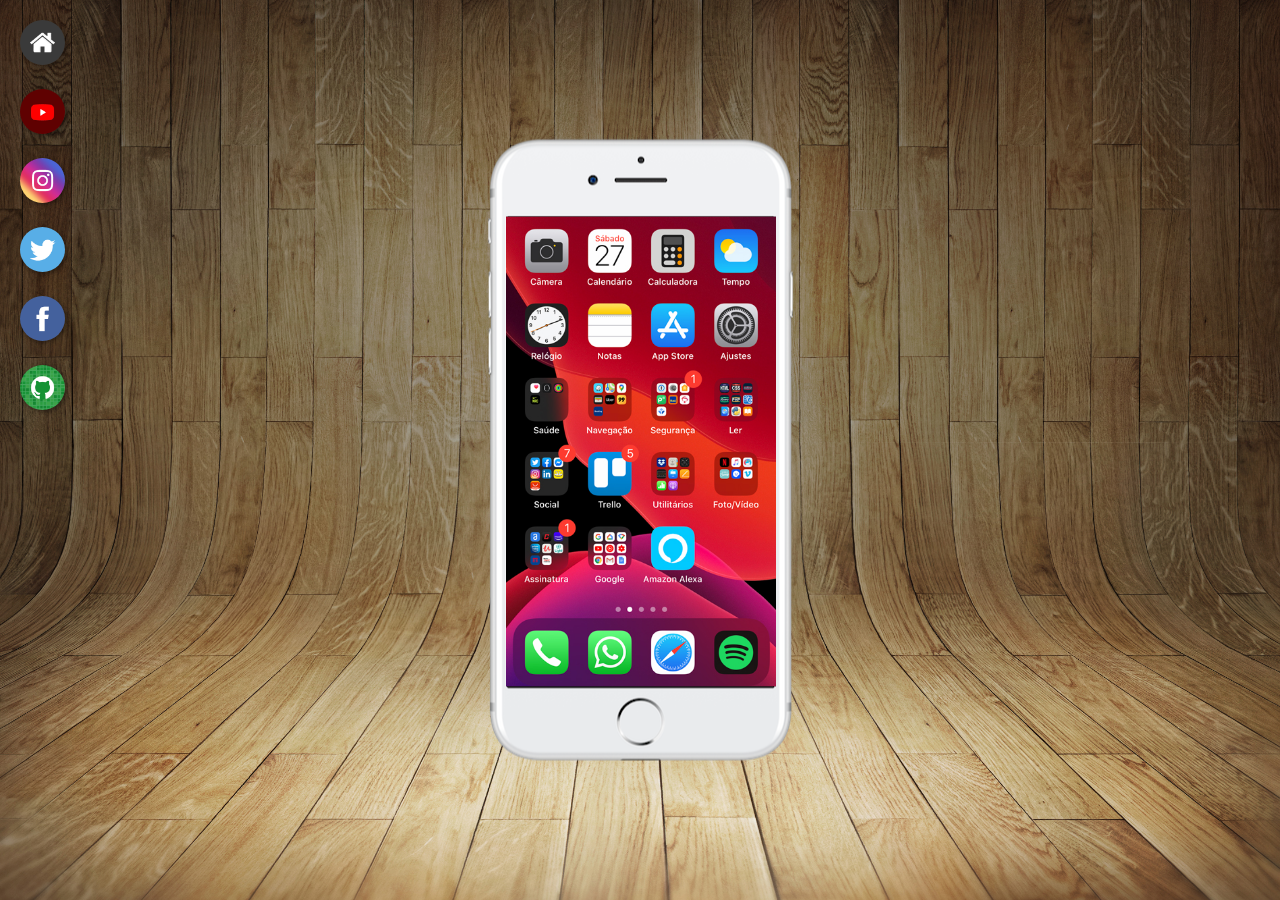
<file: index.html>
<!DOCTYPE html>
<html lang="pt-br">
<head>
    <meta charset="UTF-8">
    <meta name="viewport" content="width=device-width, initial-scale=1.0">
    <link rel="stylesheet" href="favicon.ico">
    <link rel="stylesheet" href="estilos/estilos.css">
    <title>Redes Sociais</title>
</head>
<body>
    <main>
        <section id="telefone">
            <iframe src="home.html" frameborder="0" id="tela" name="tela"></iframe>
        </section>

        <section id="redes-sociais">
            <a href="home.html" target="tela" id="home">
                <img src="imagens/logo-home.jpg" alt="Home">
            </a><br>
            <a href="youtube.html" target="tela">
                <img src="imagens/logo-youtube.jpg" alt="YouTube"><br>
            </a>
            <a href="instagram.html" target="tela">
                <img src="imagens/logo-instagram.jpg" alt="Instagram"><br>
            </a>
            <a href="twitter.html" target="tela">
                <img src="imagens/logo-twitter.jpg" alt="Twitter"><br>
            </a>
            <a href="facebook.html" target="tela">
                <img src="imagens/logo-facebook.jpg" alt="Facebook"><br>
            </a>
            <a href="GitHub.html" target="tela">
                <img src="imagens/logo-github.jpg" alt="GitHub">
            </a>
        </section>
    </main>
</body>
</html>
</file>
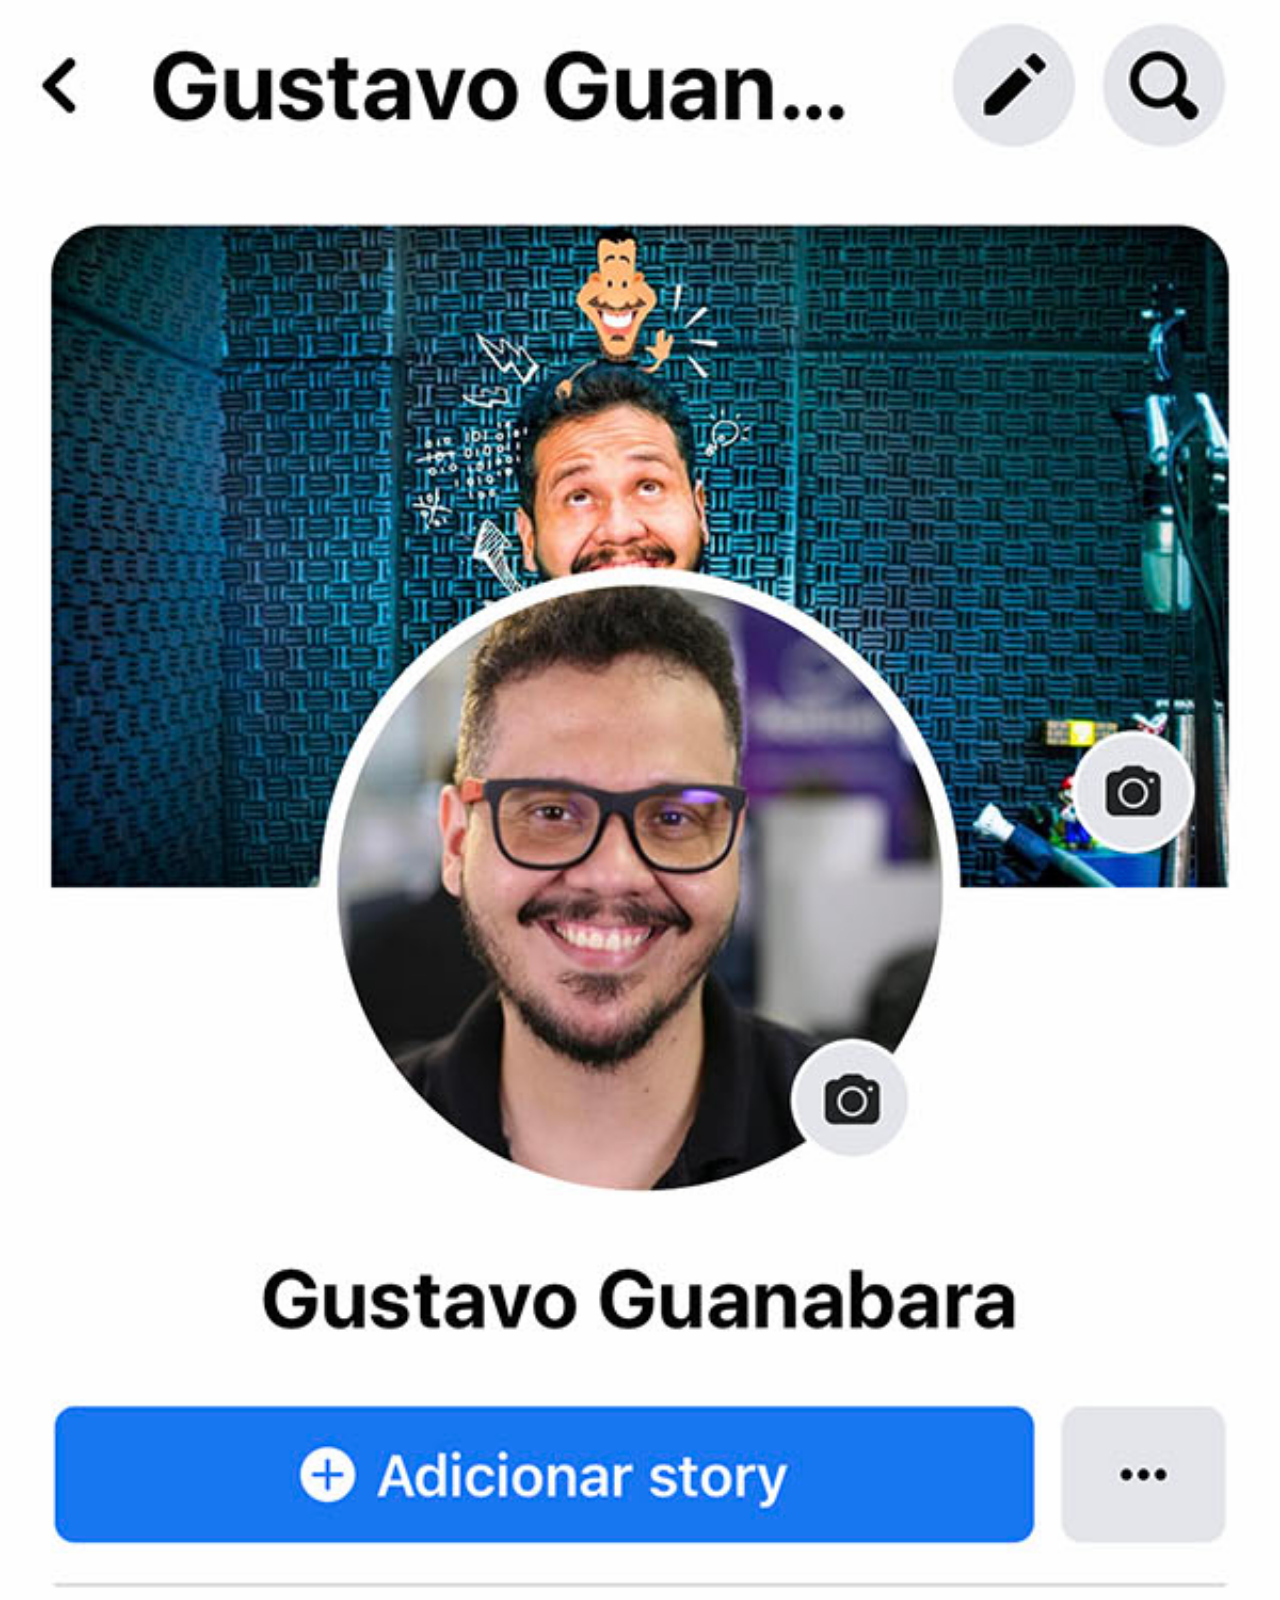
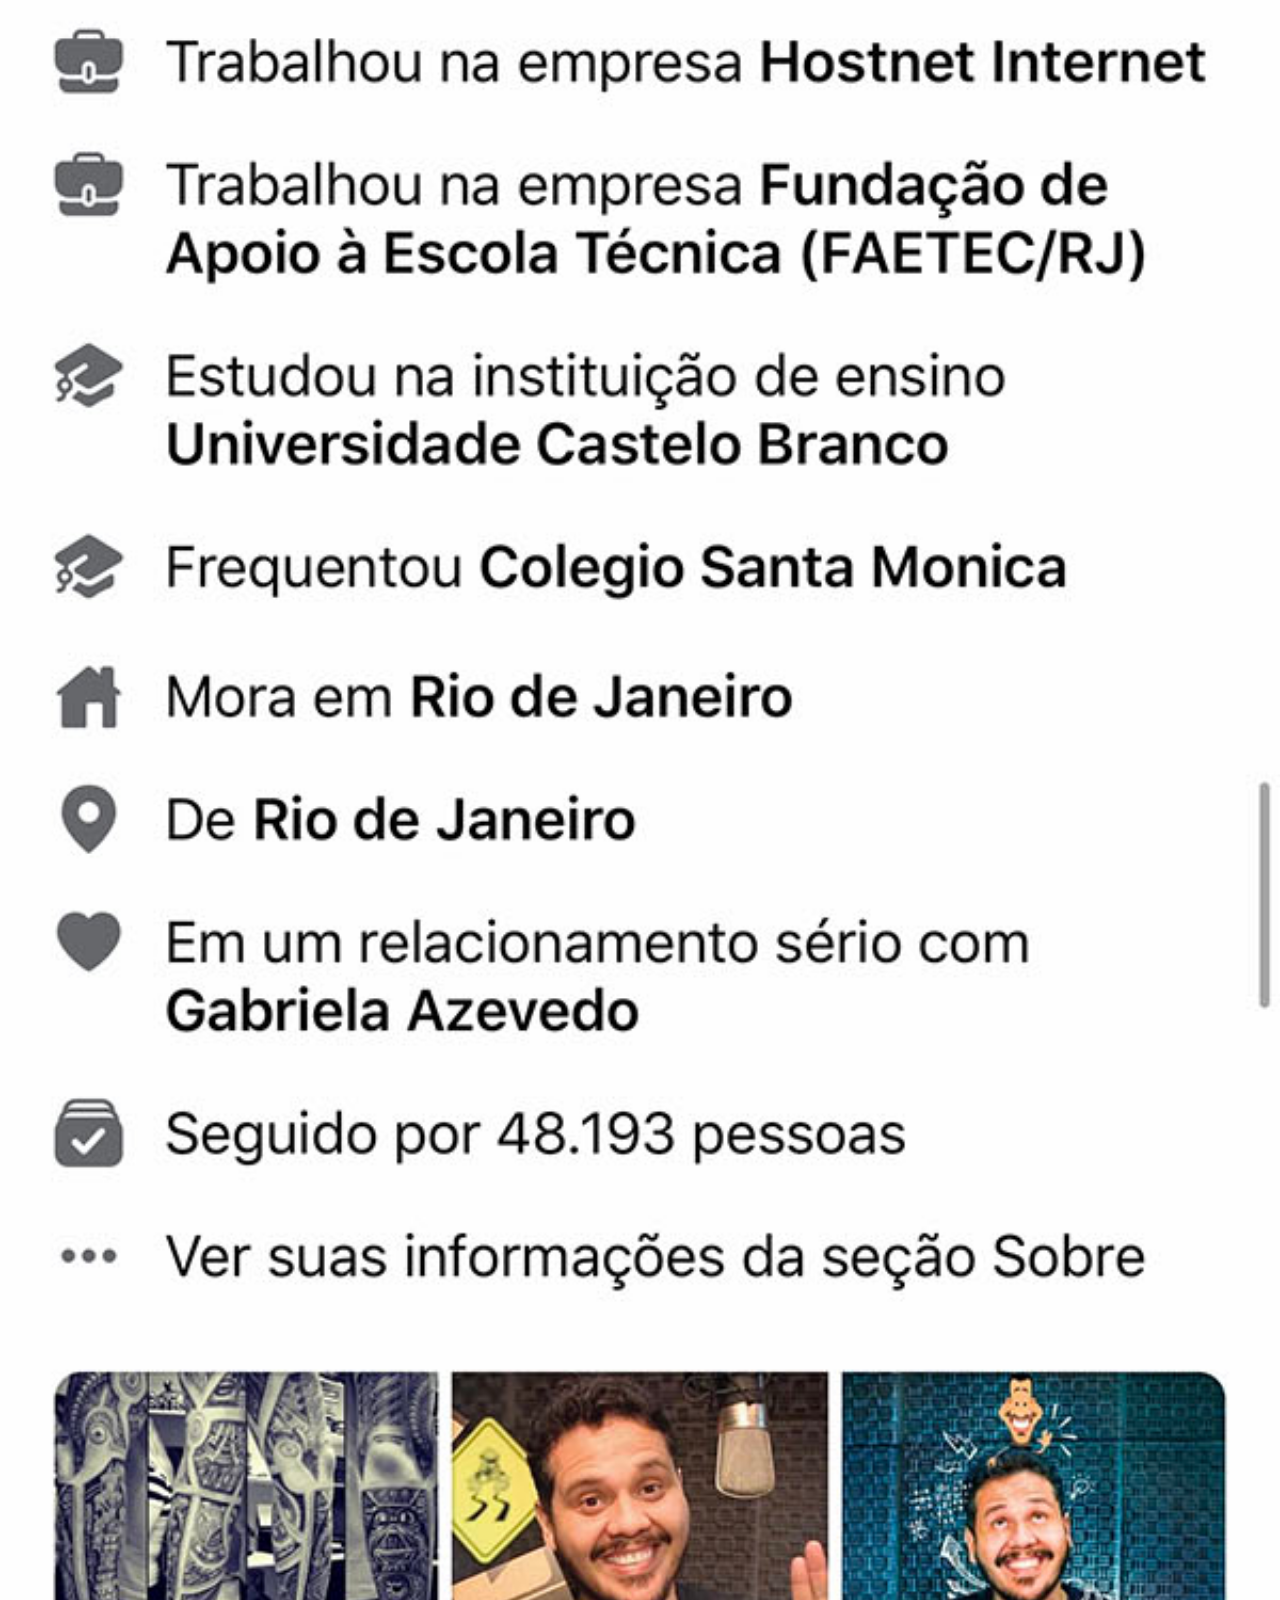
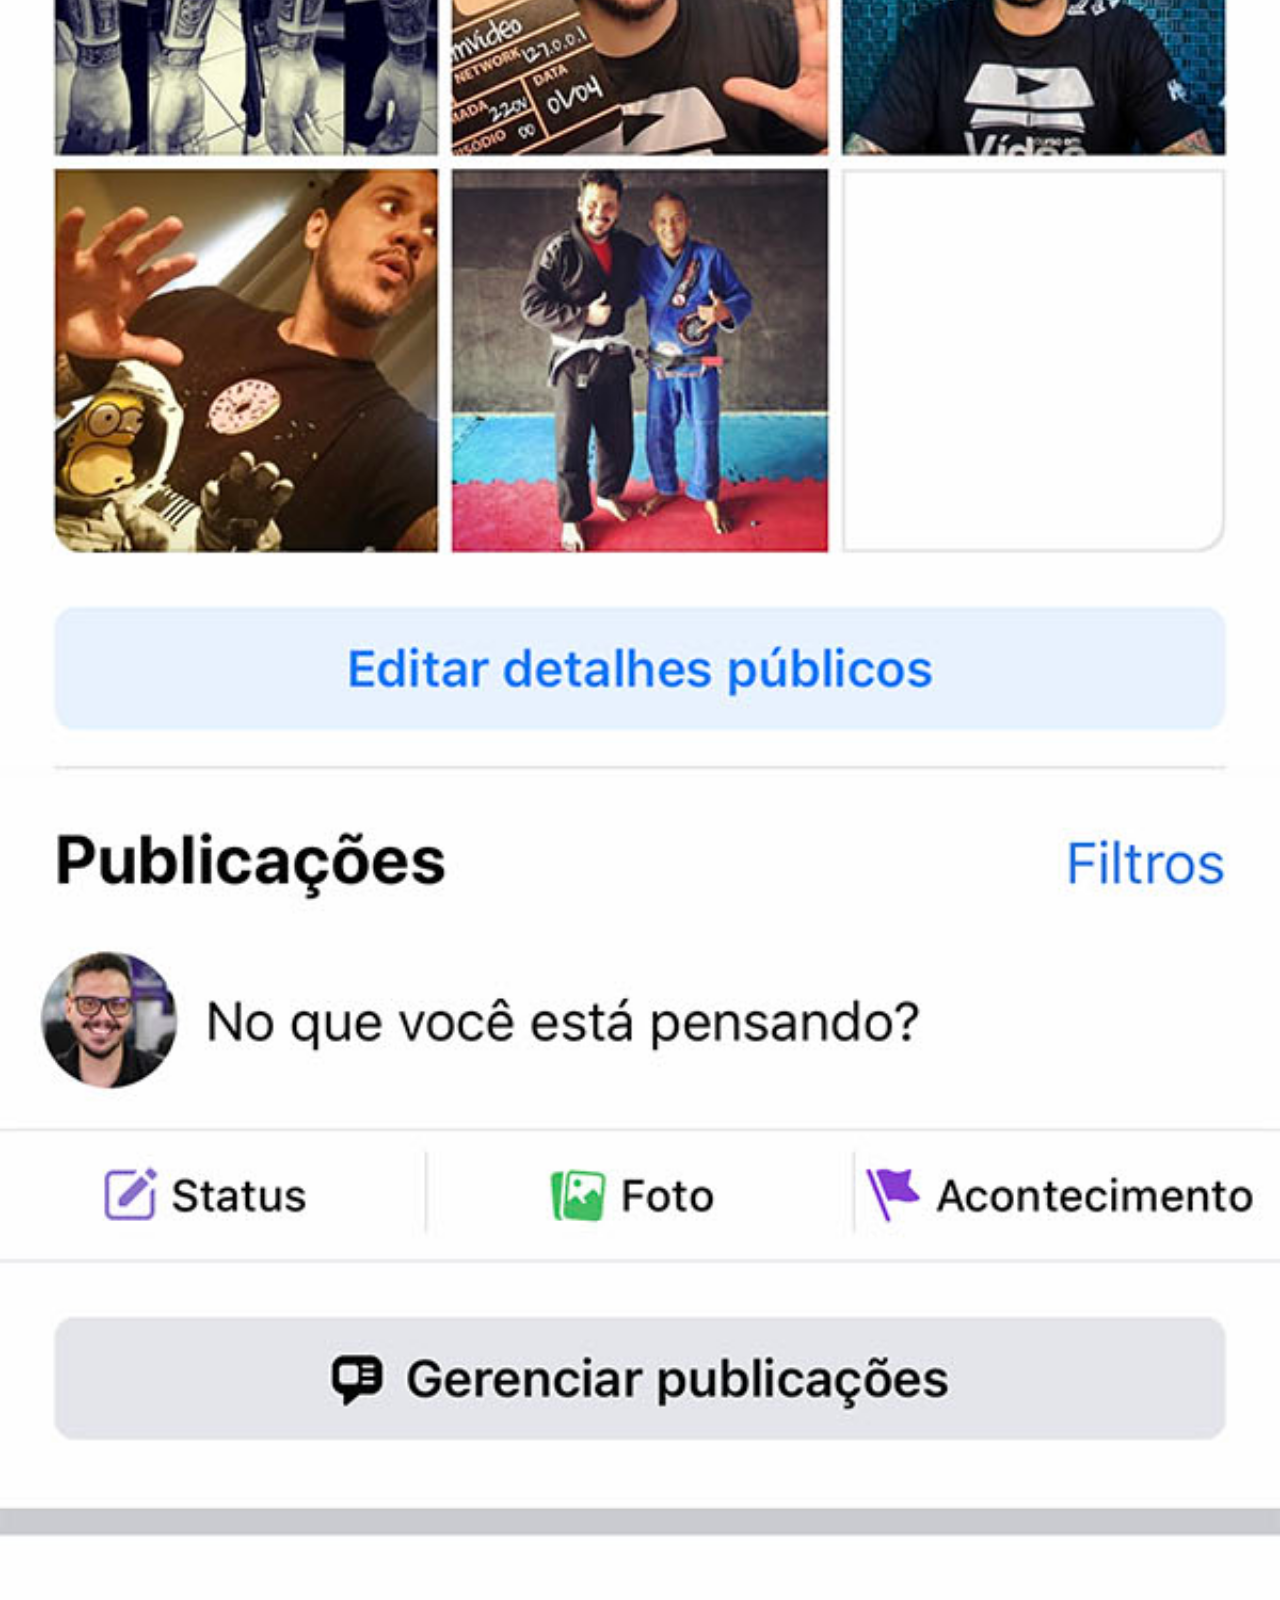
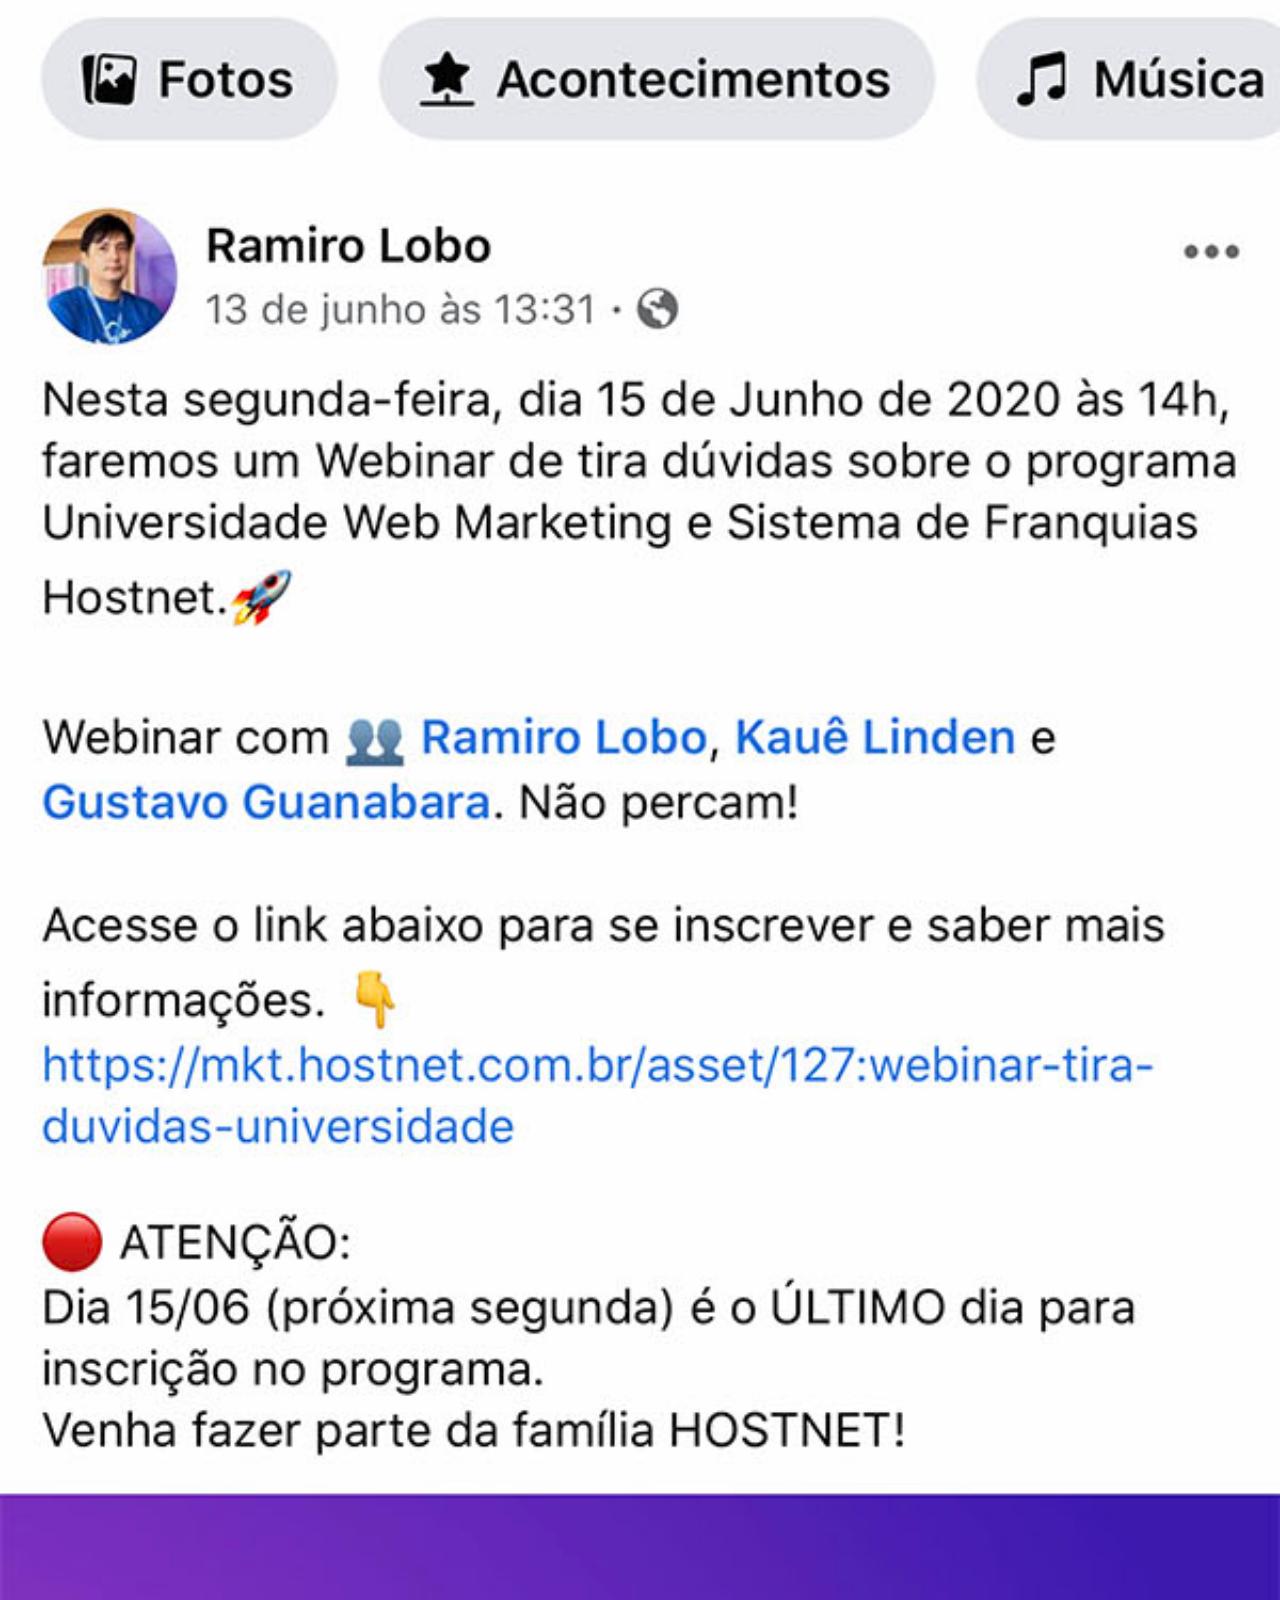
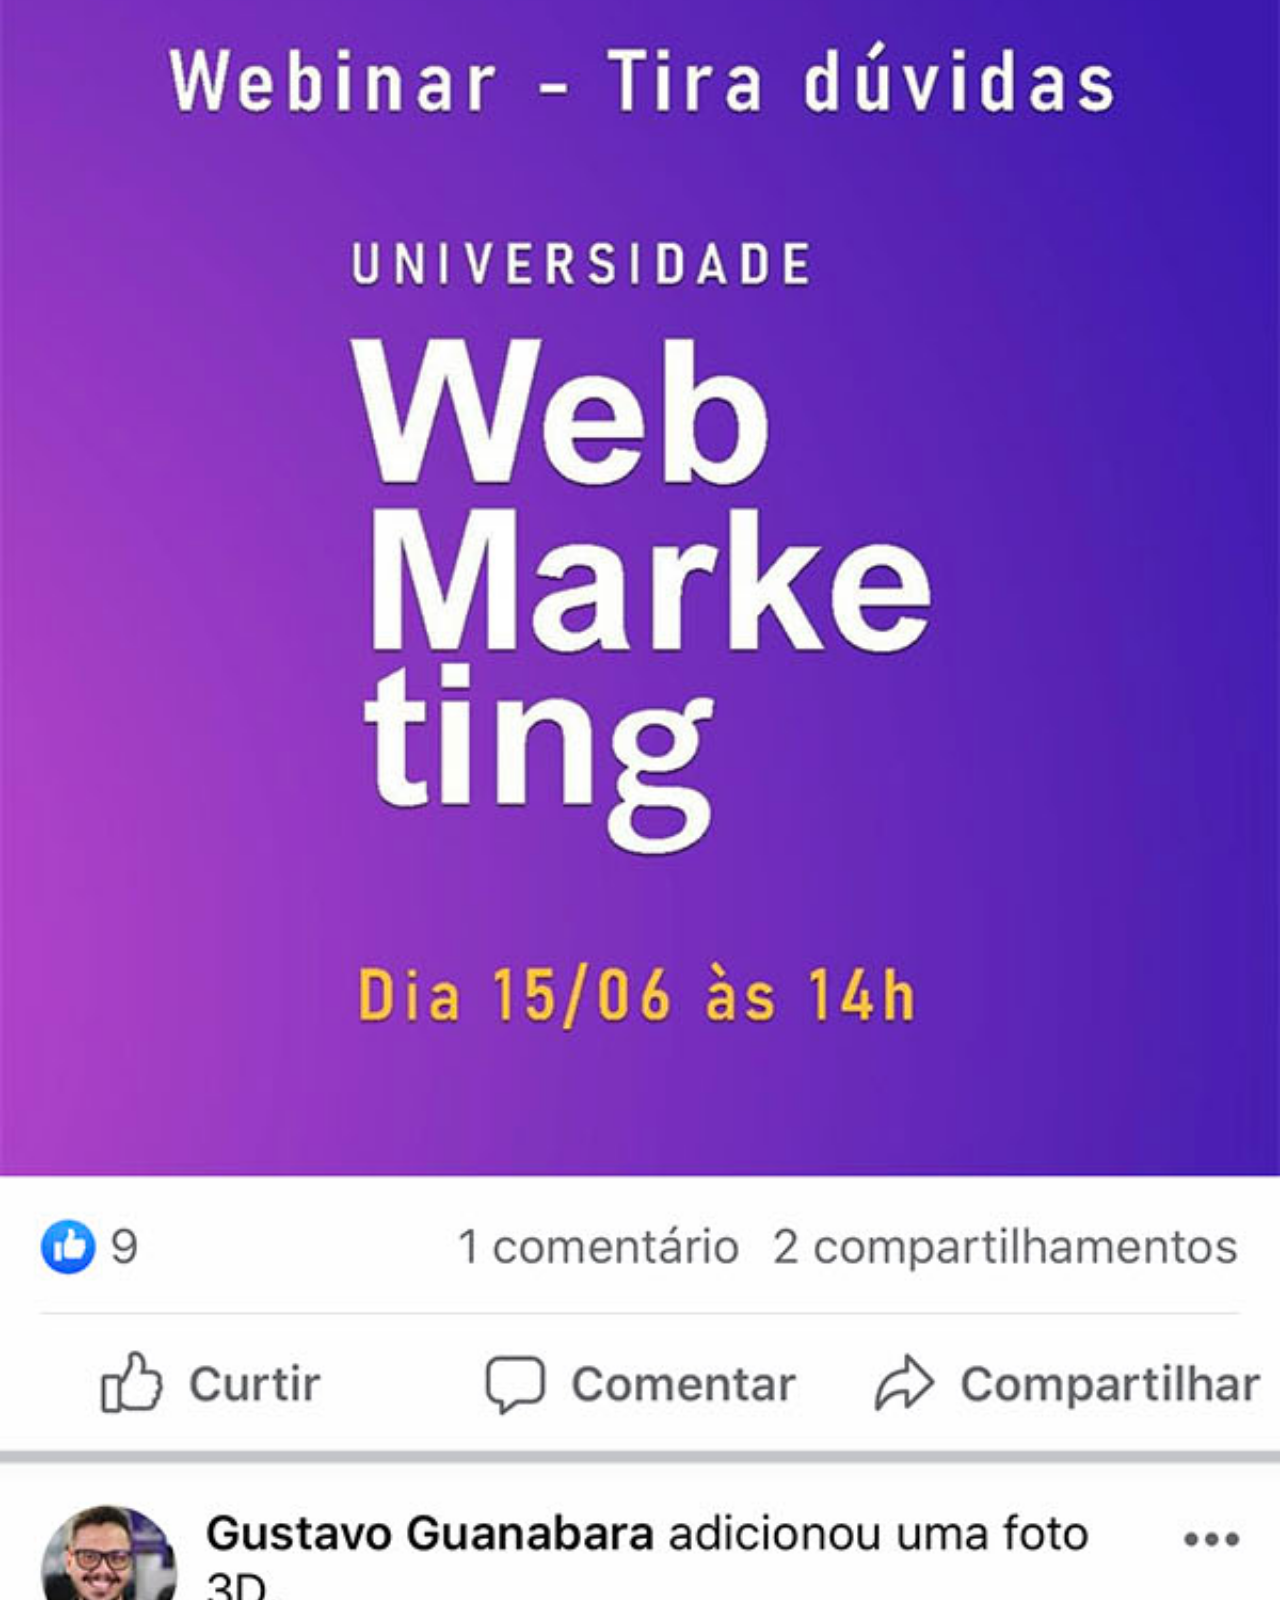
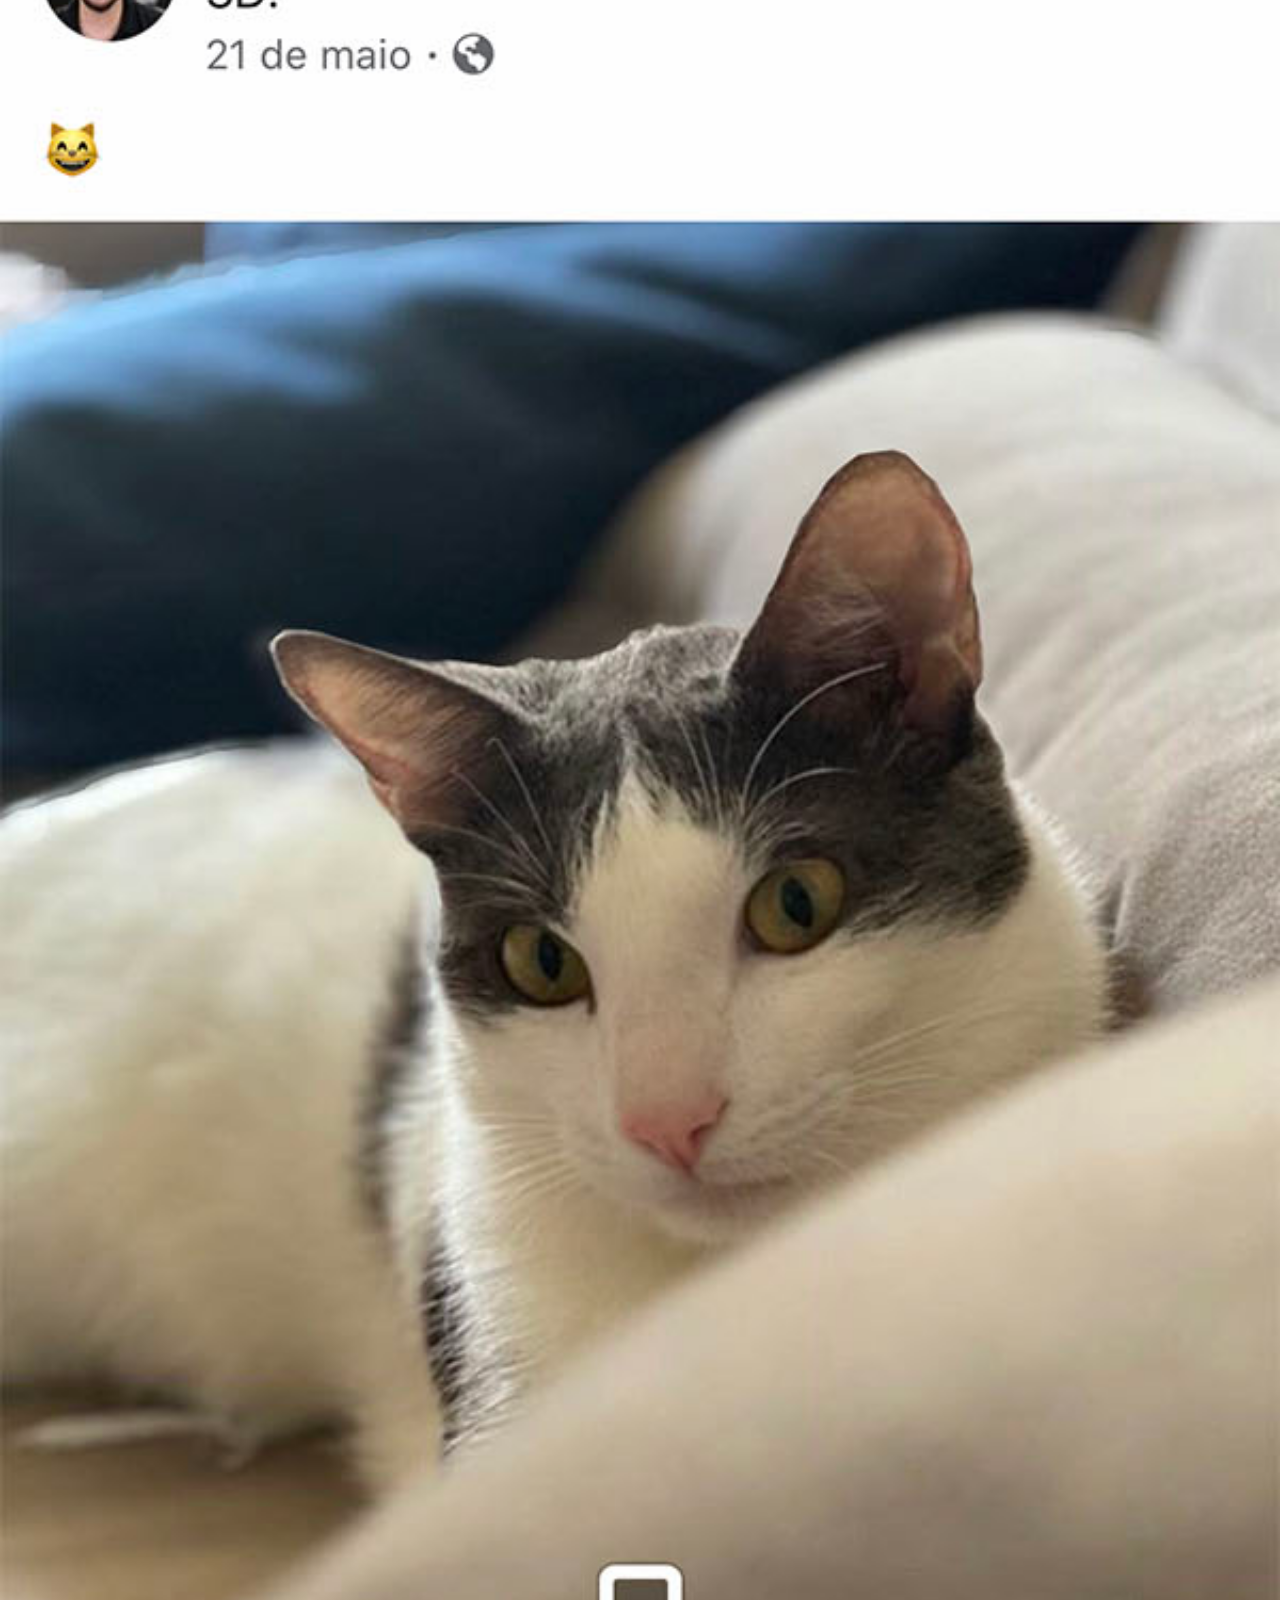
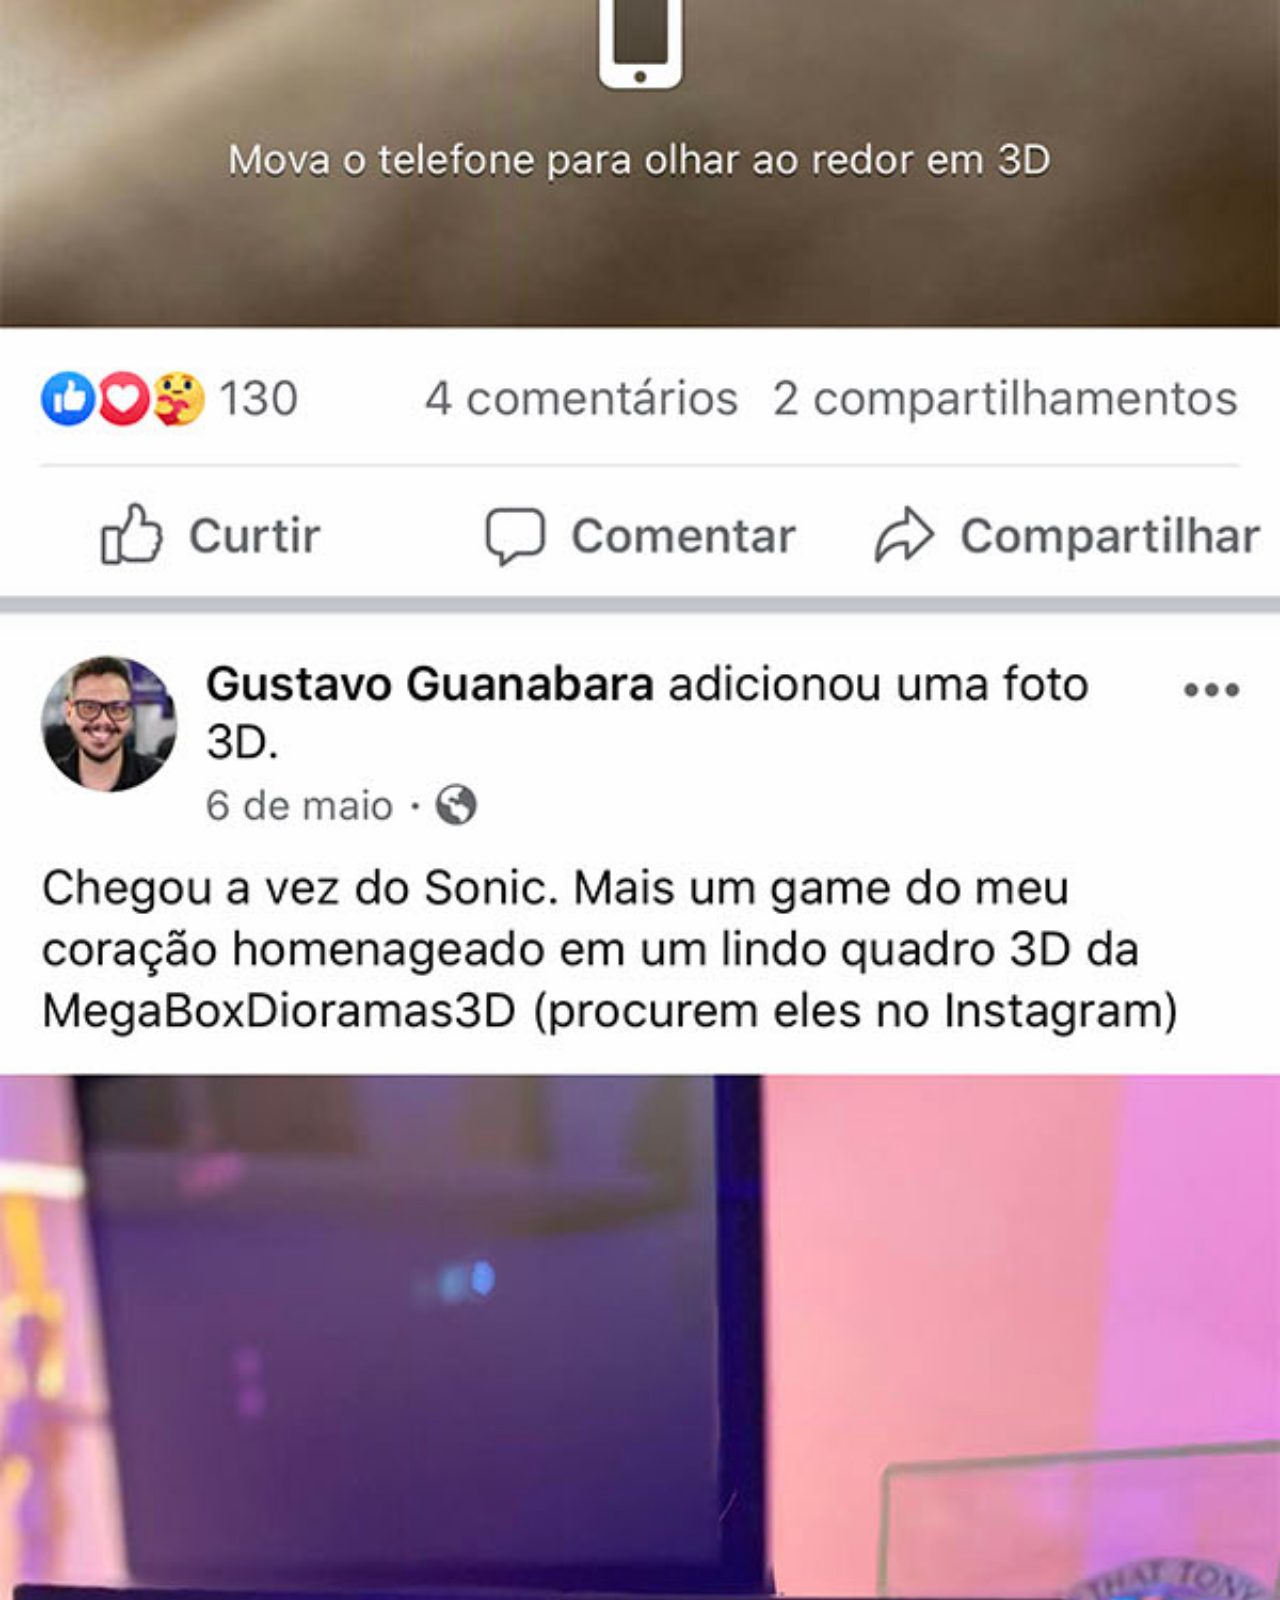
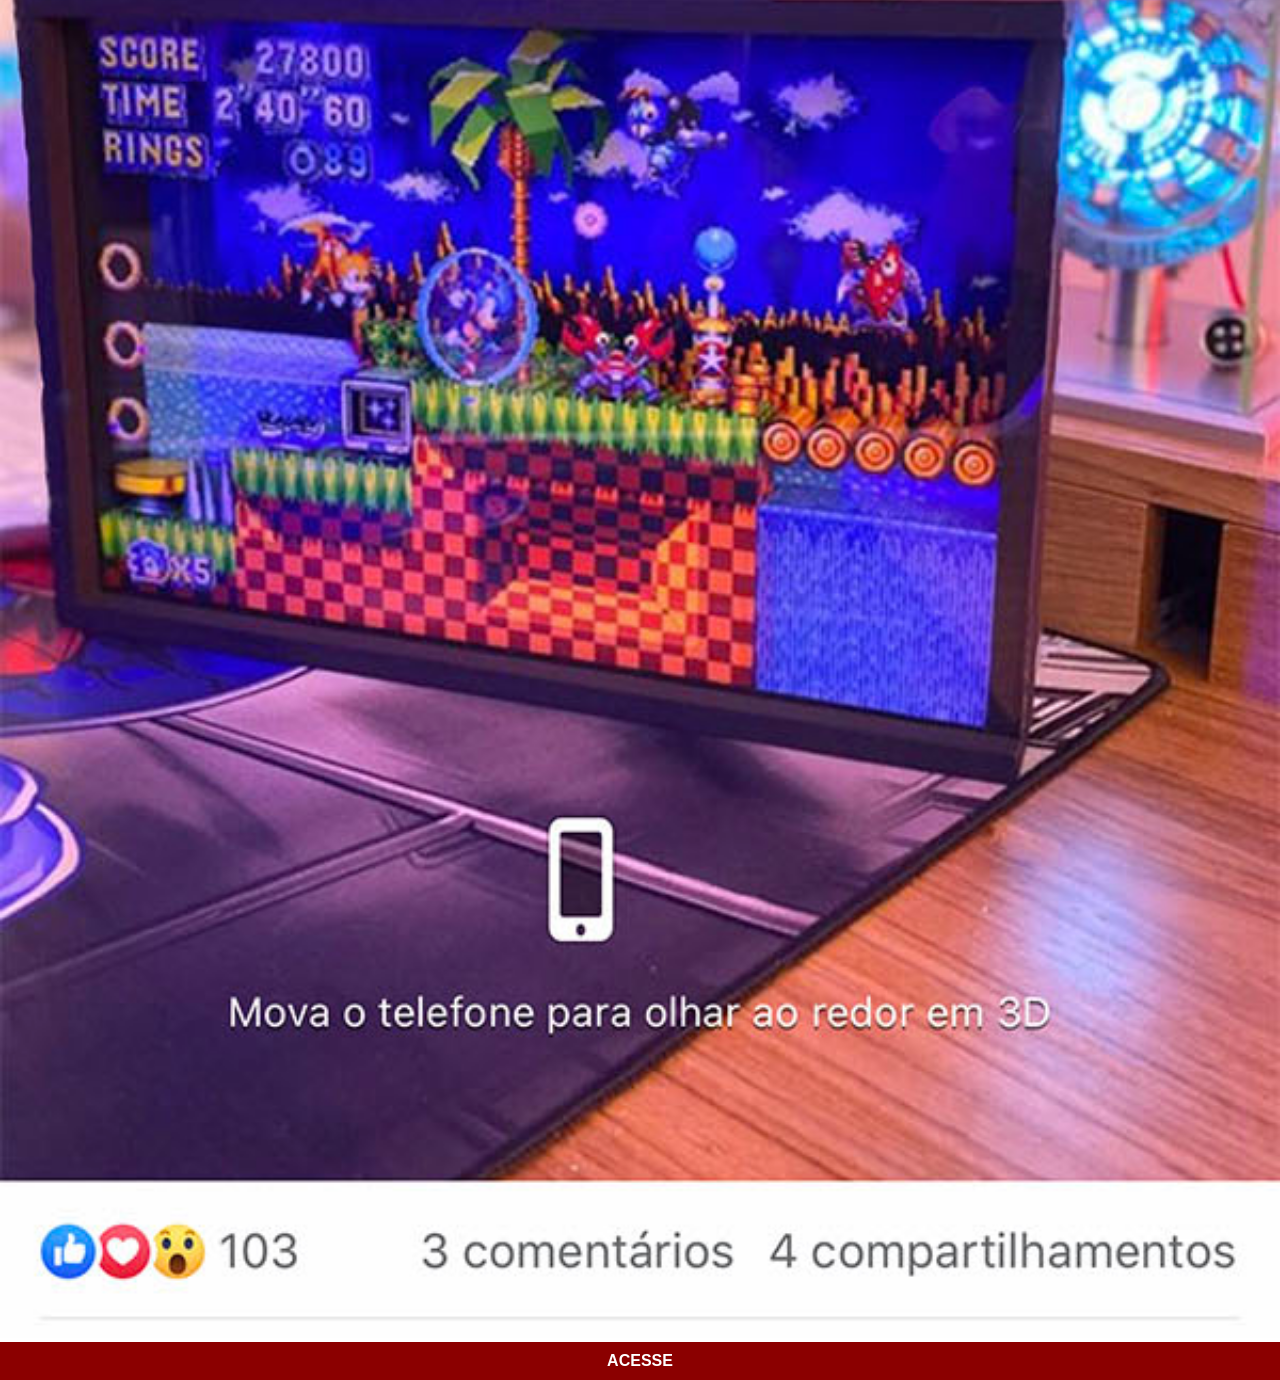
<file: facebook.html>
<!DOCTYPE html>
<html lang="en">
<head>
    <meta charset="UTF-8">
    <meta name="viewport" content="width=device-width, initial-scale=1.0">
    <title>Document</title>
    <link rel="stylesheet" href="estilos/social.css">
</head>
<body>
    <img src="imagens/tela-facebook.jpg" alt="Facebook">
    <a href="https://www.facebook.com/gustavoguanabara/?locale=pt_BR" target="_blank">ACESSE</a>
</body>
</html>
</file>
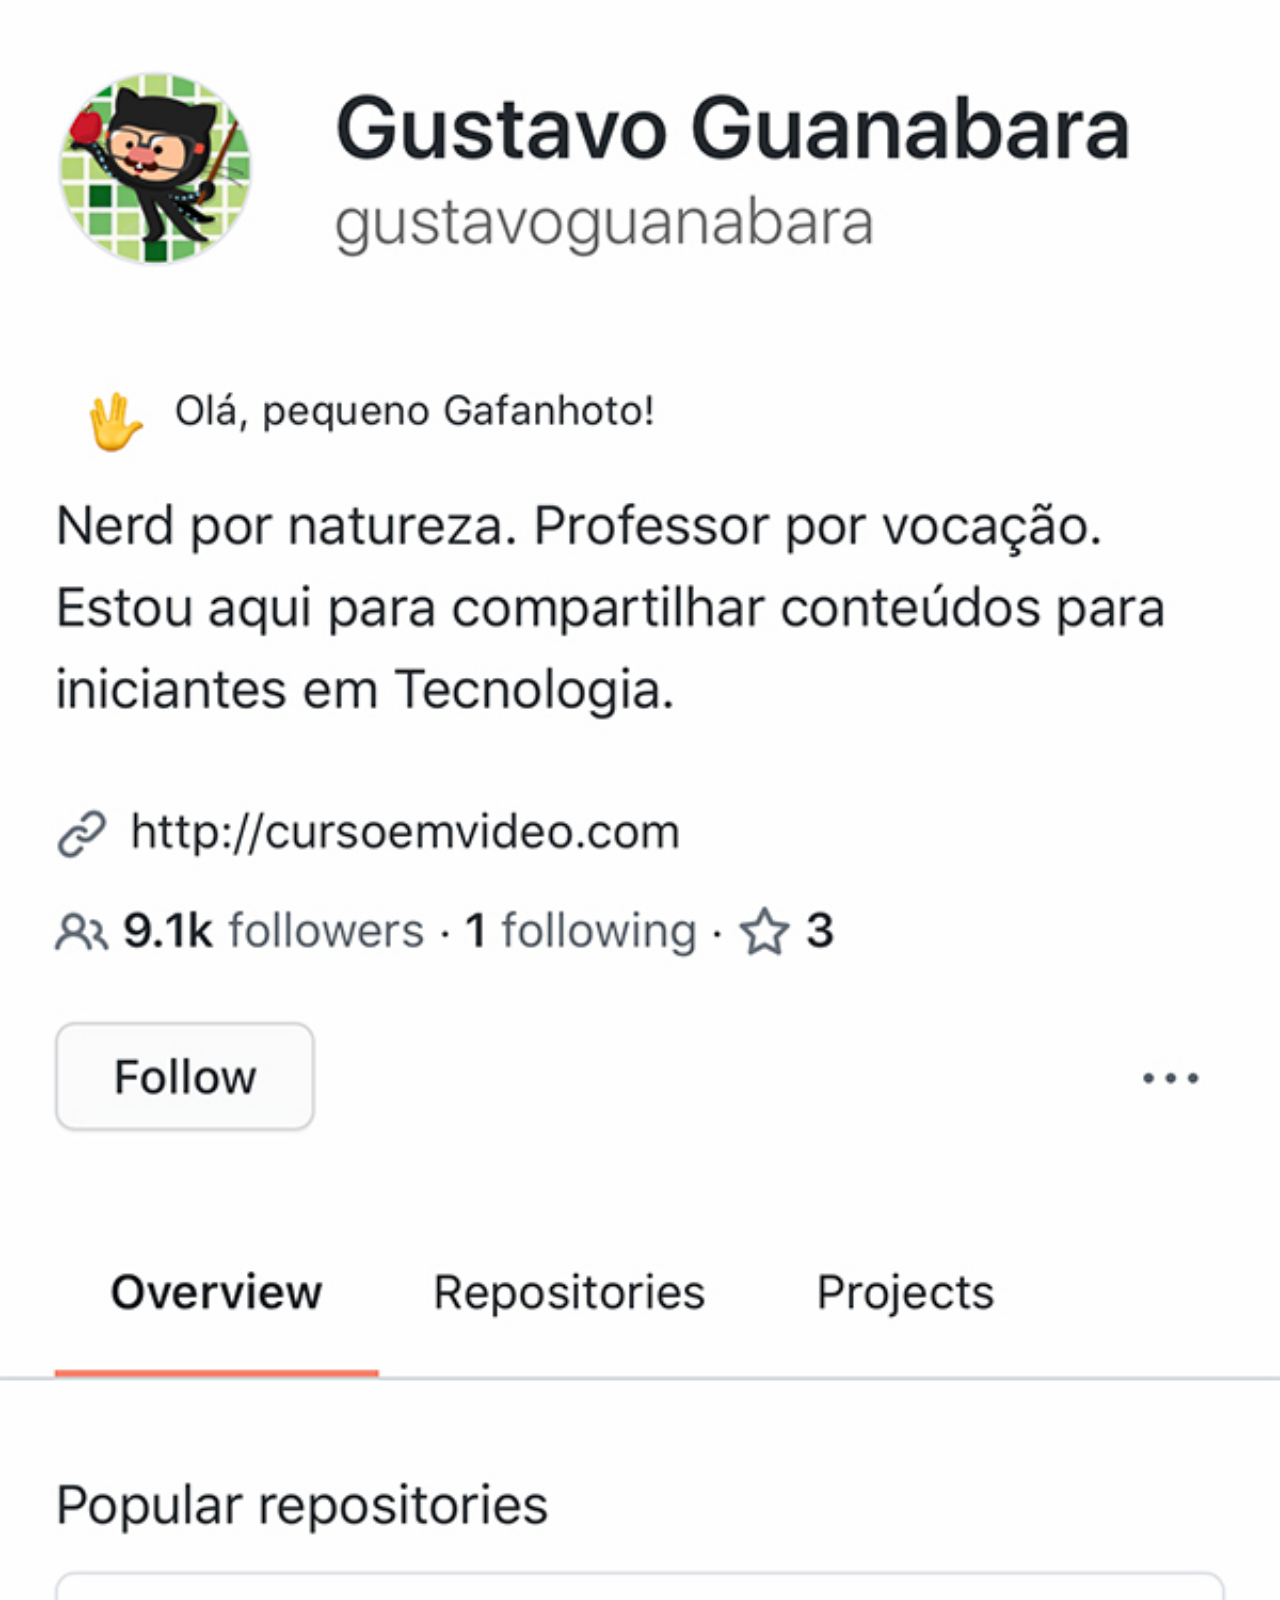
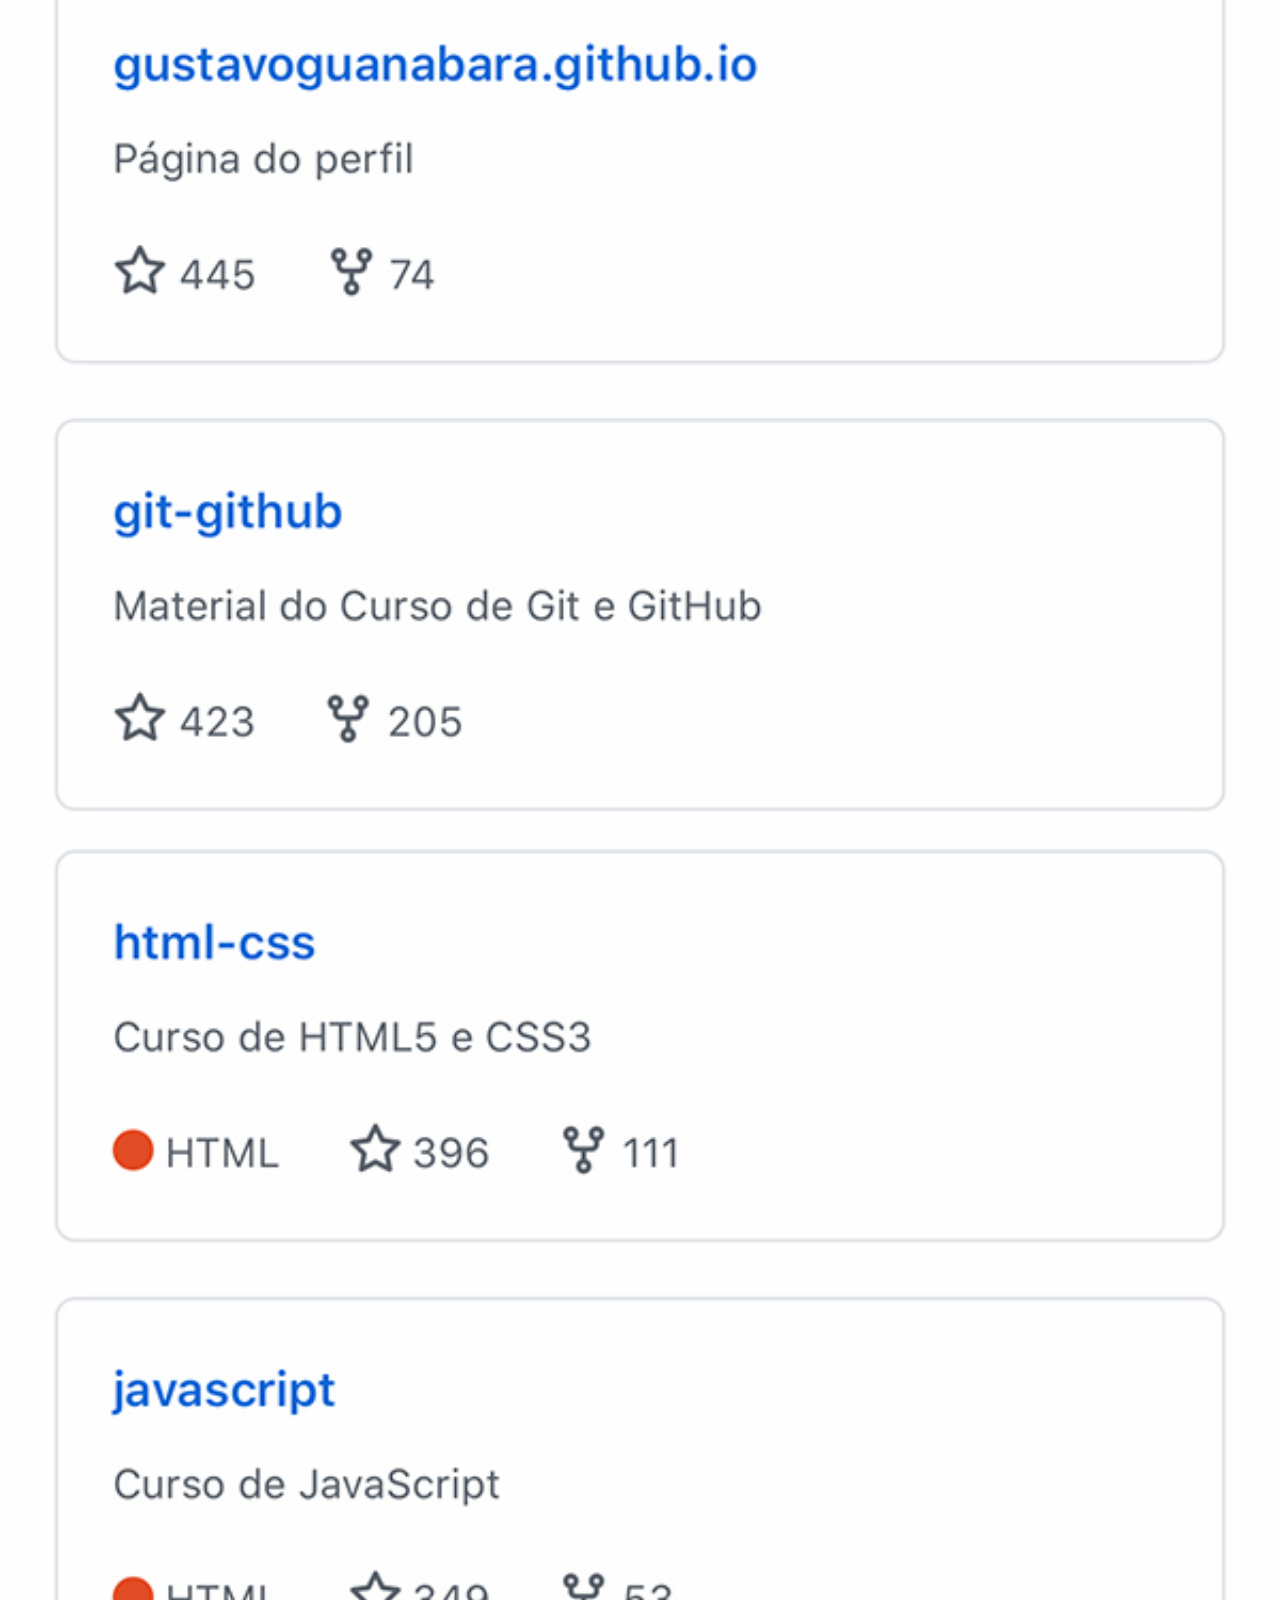
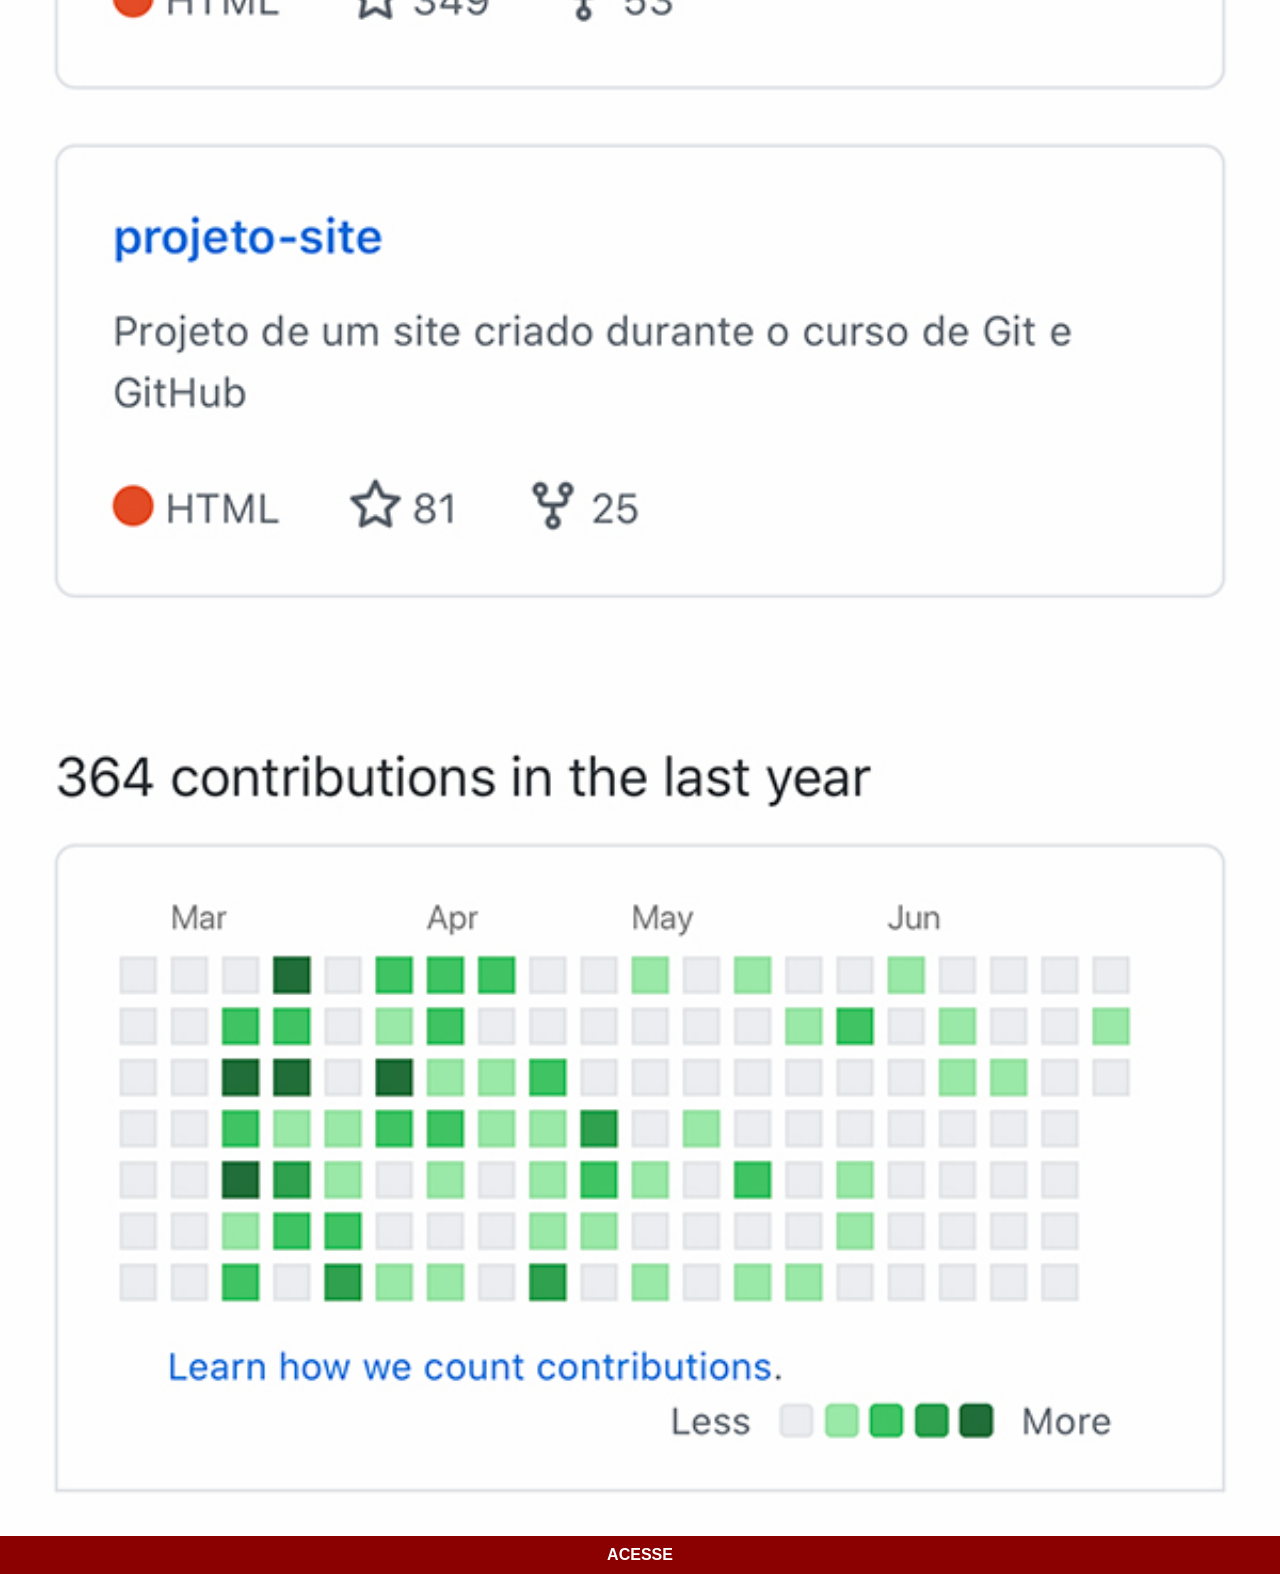
<file: GitHub.html>
<!DOCTYPE html>
<html lang="pt-br">
<head>
    <meta charset="UTF-8">
    <meta name="viewport" content="width=device-width, initial-scale=1.0">
    <title>Document</title>
    <link rel="stylesheet" href="estilos/social.css">
</head>
<body>
    <img src="imagens/tela-github.jpg" alt="GitHub">
    <a href="https://github.com/gustavoguanabara" target="_blank">ACESSE</a>
</body>
</html>
</file>
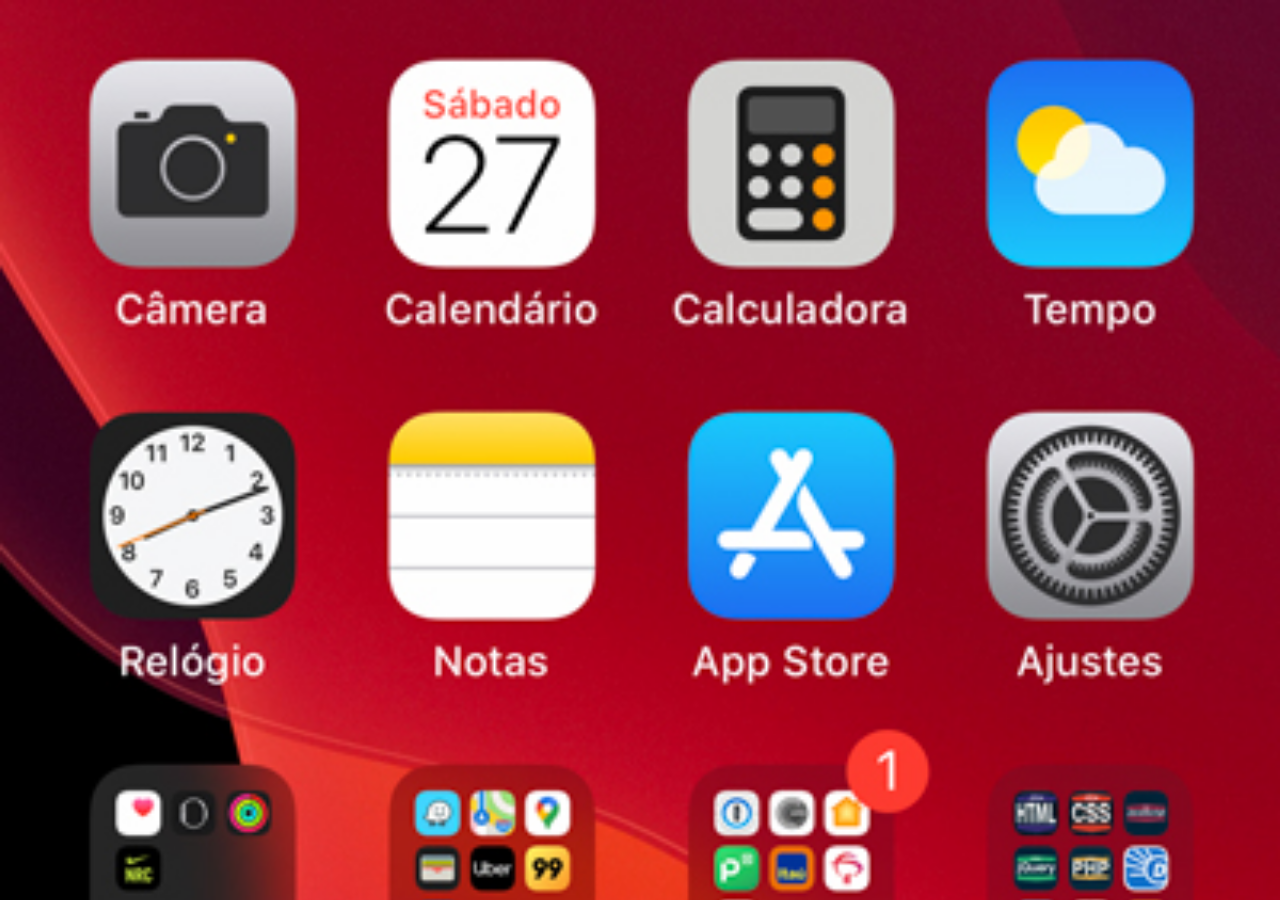
<file: home.html>
<!DOCTYPE html>
<html lang="pt-br">
<head>
    <meta charset="UTF-8">
    <meta name="viewport" content="width=device-width, initial-scale=1.0">
    <title>Document</title>
</head>
<style>
    *{
        padding: 0px;
        margin: 0px;
    }

    body{
        width: 100vw;
        height: 100vh;
        background: black url(imagens/tela-home.jpg) no-repeat top center;
        background-size: cover;
    }
</style>
<body>
    
</body>
</html>
</file>
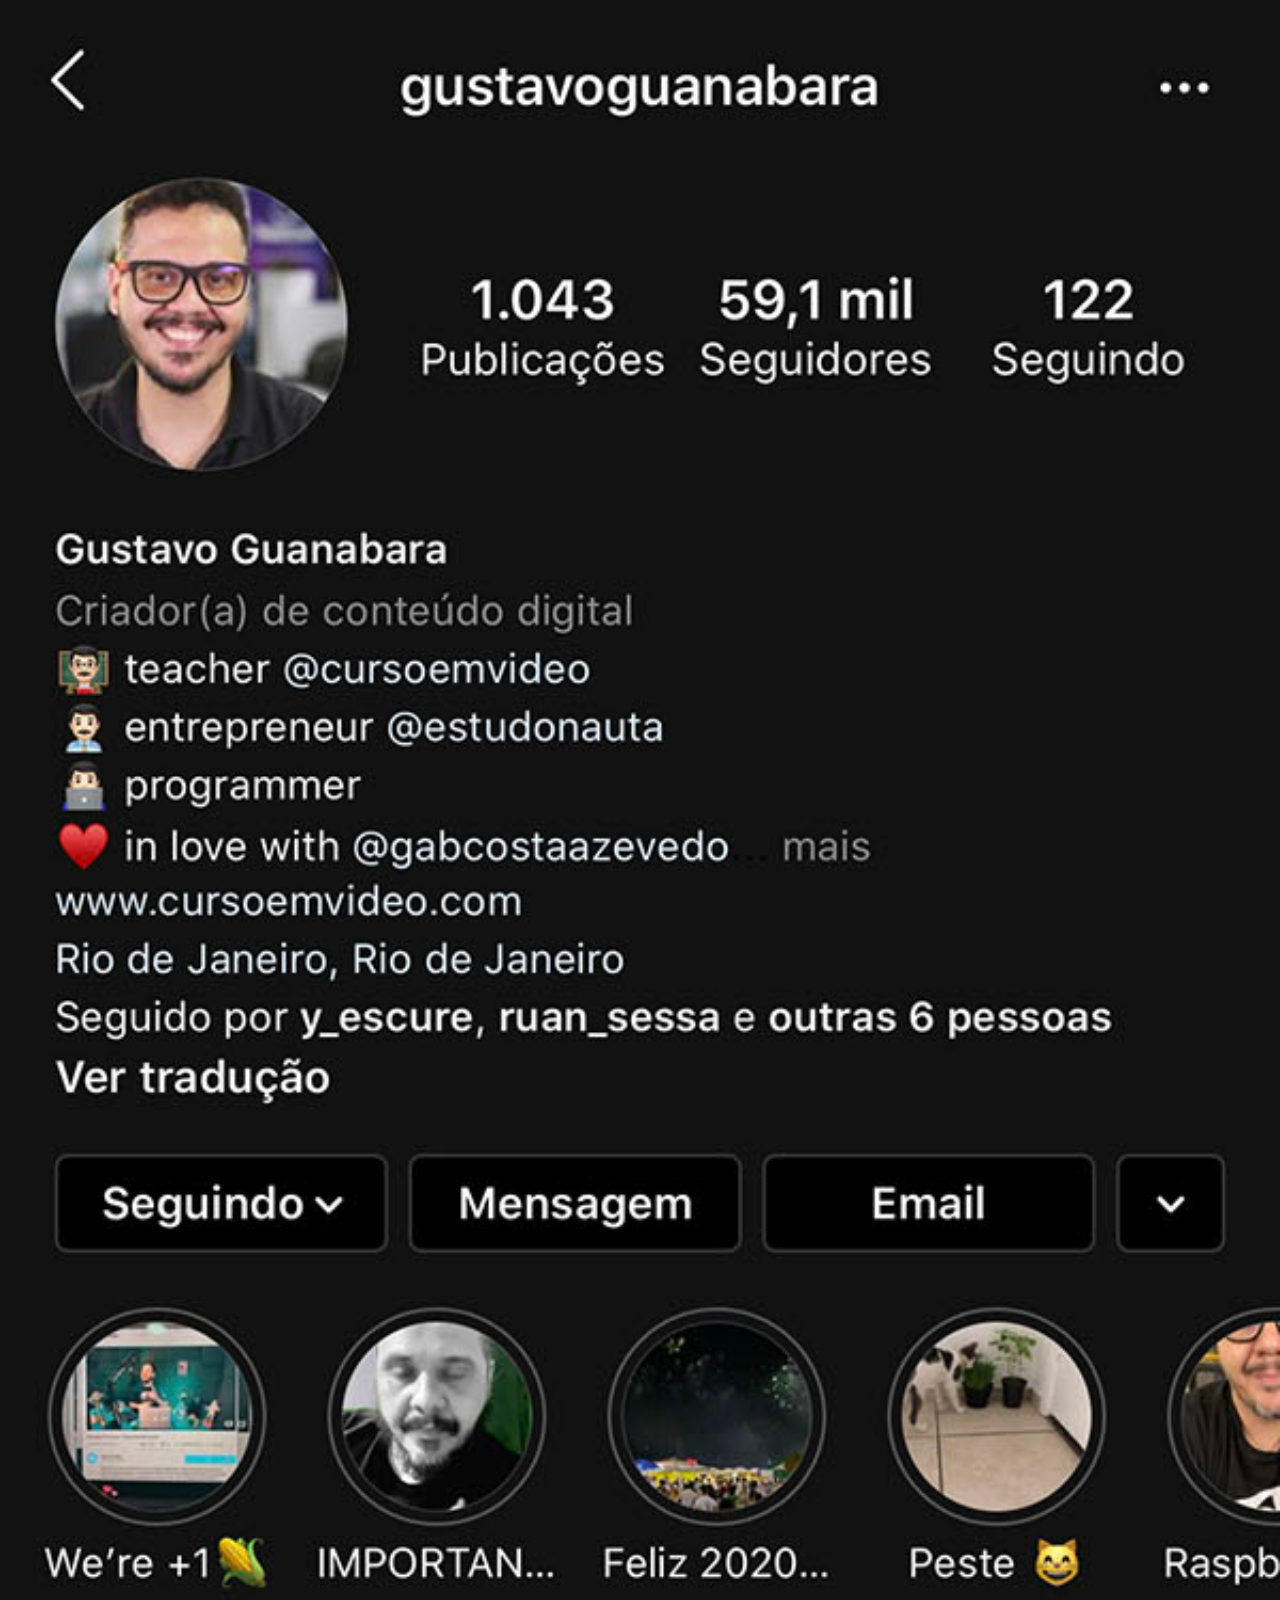
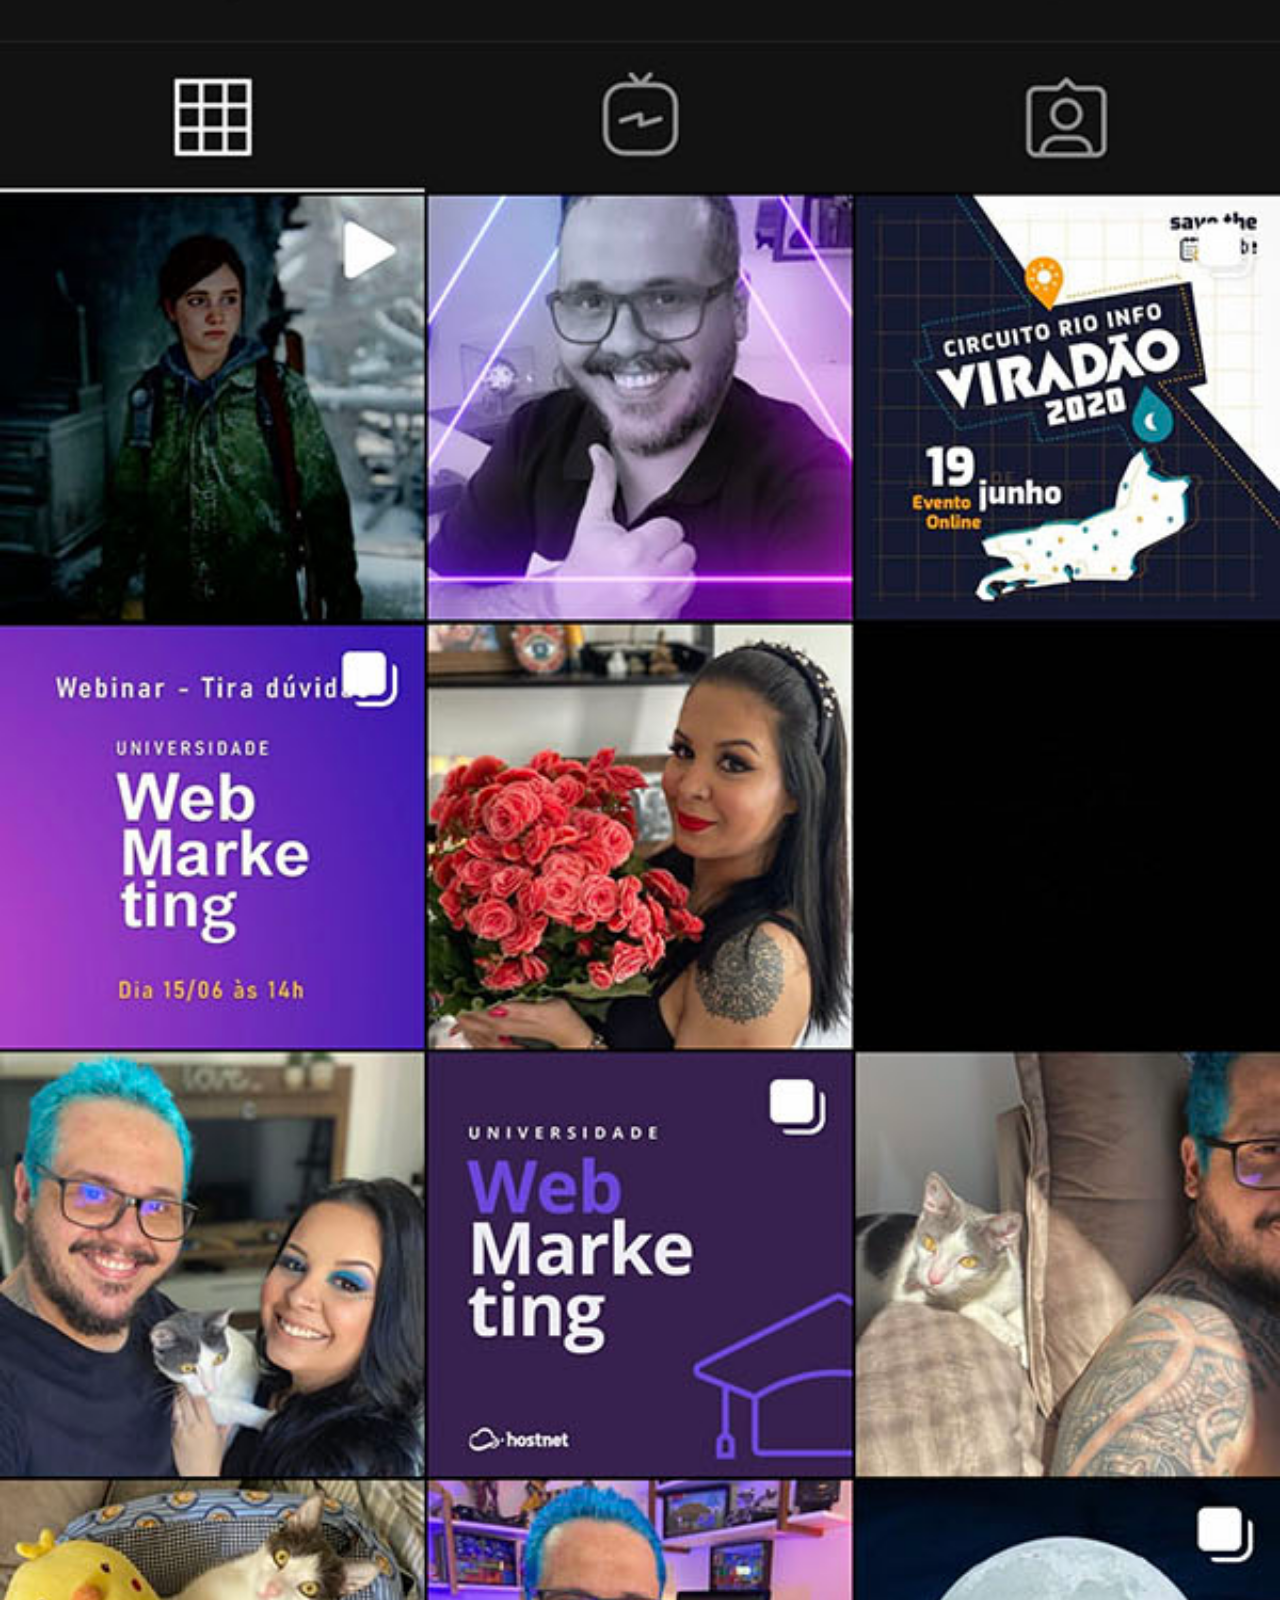
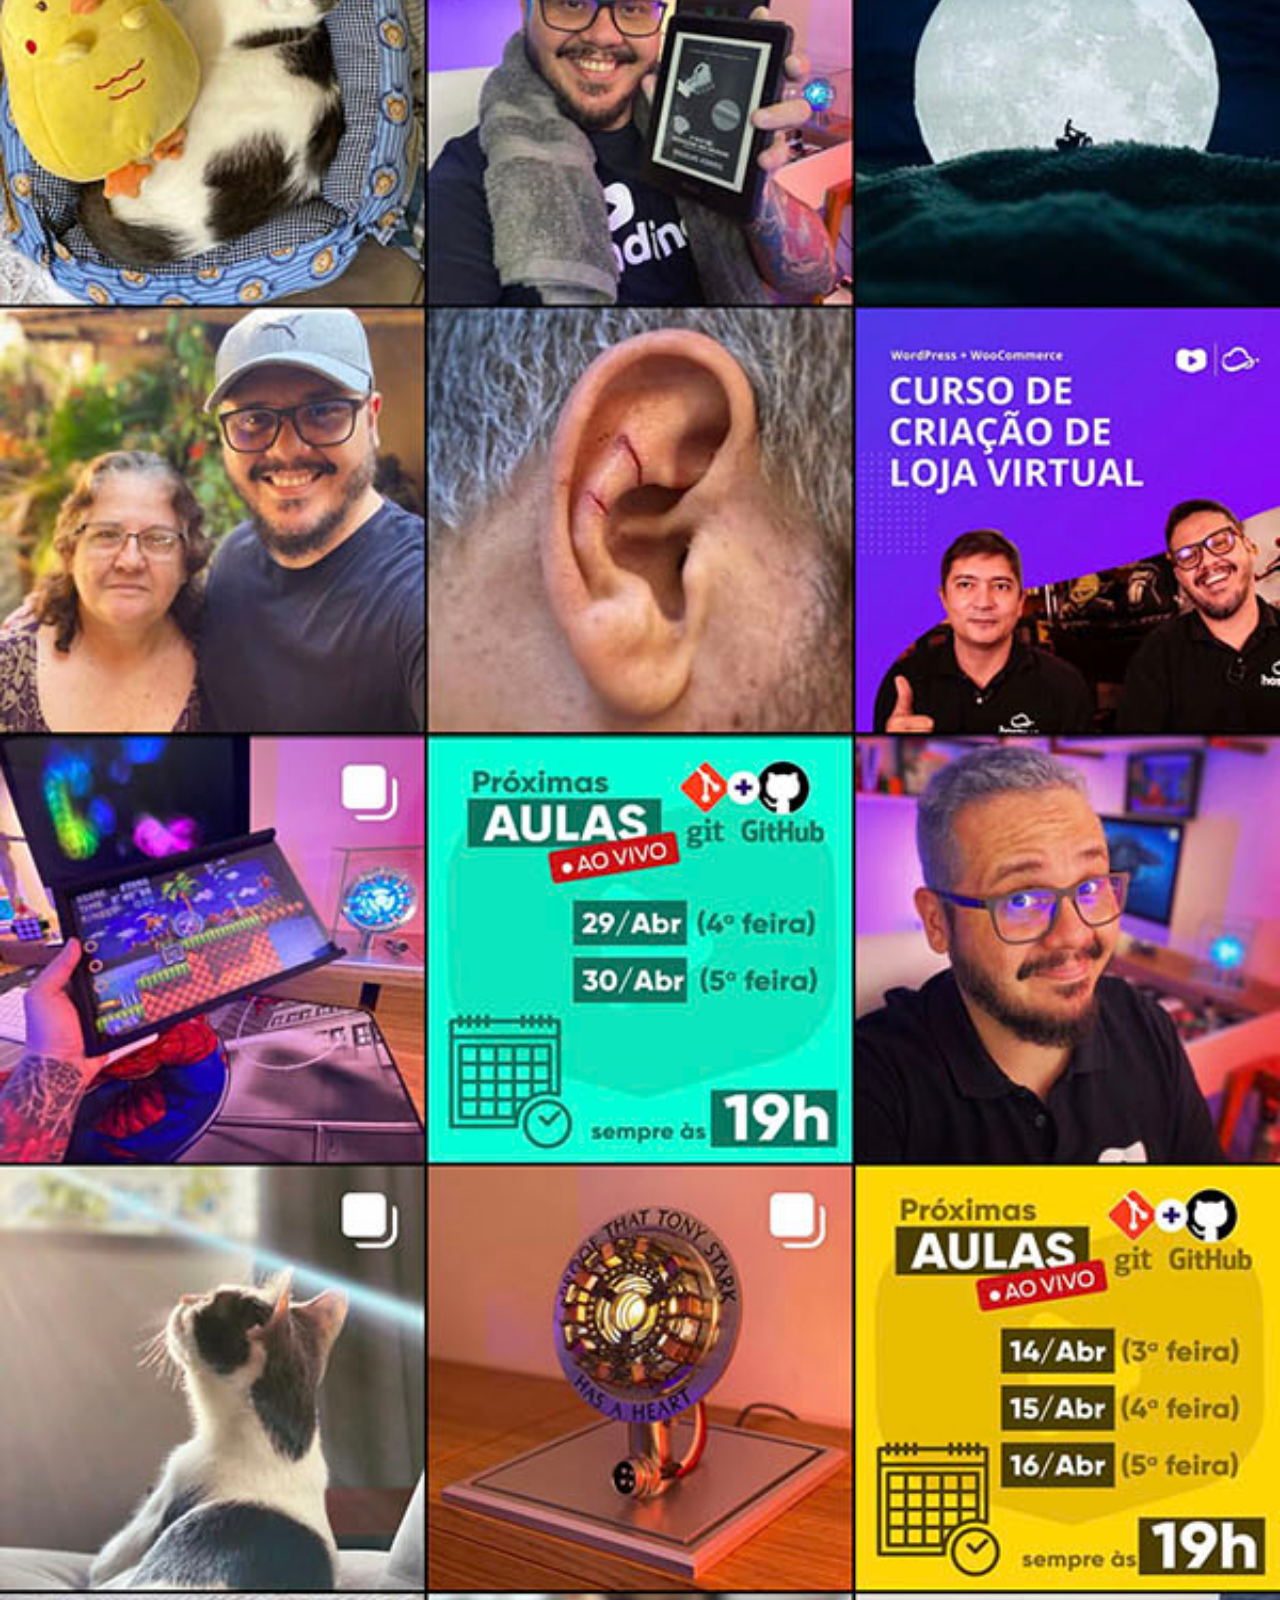
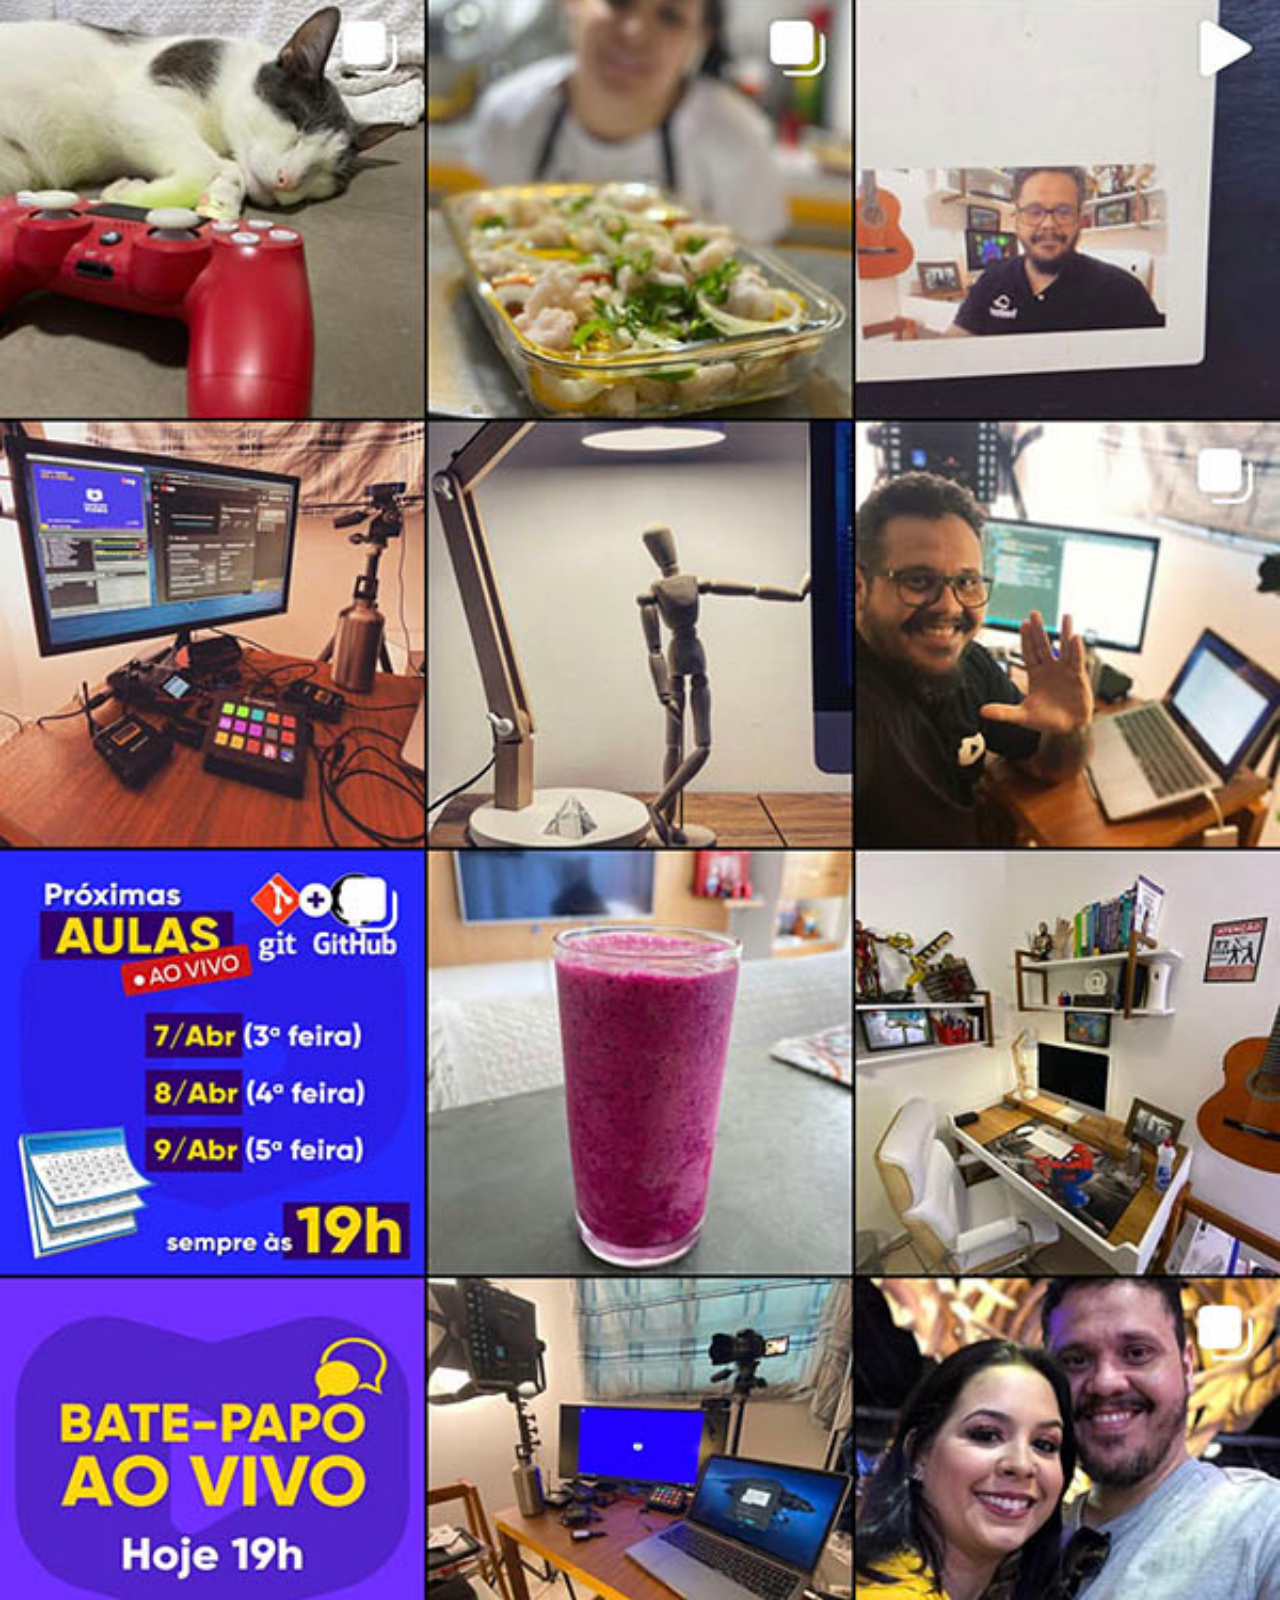
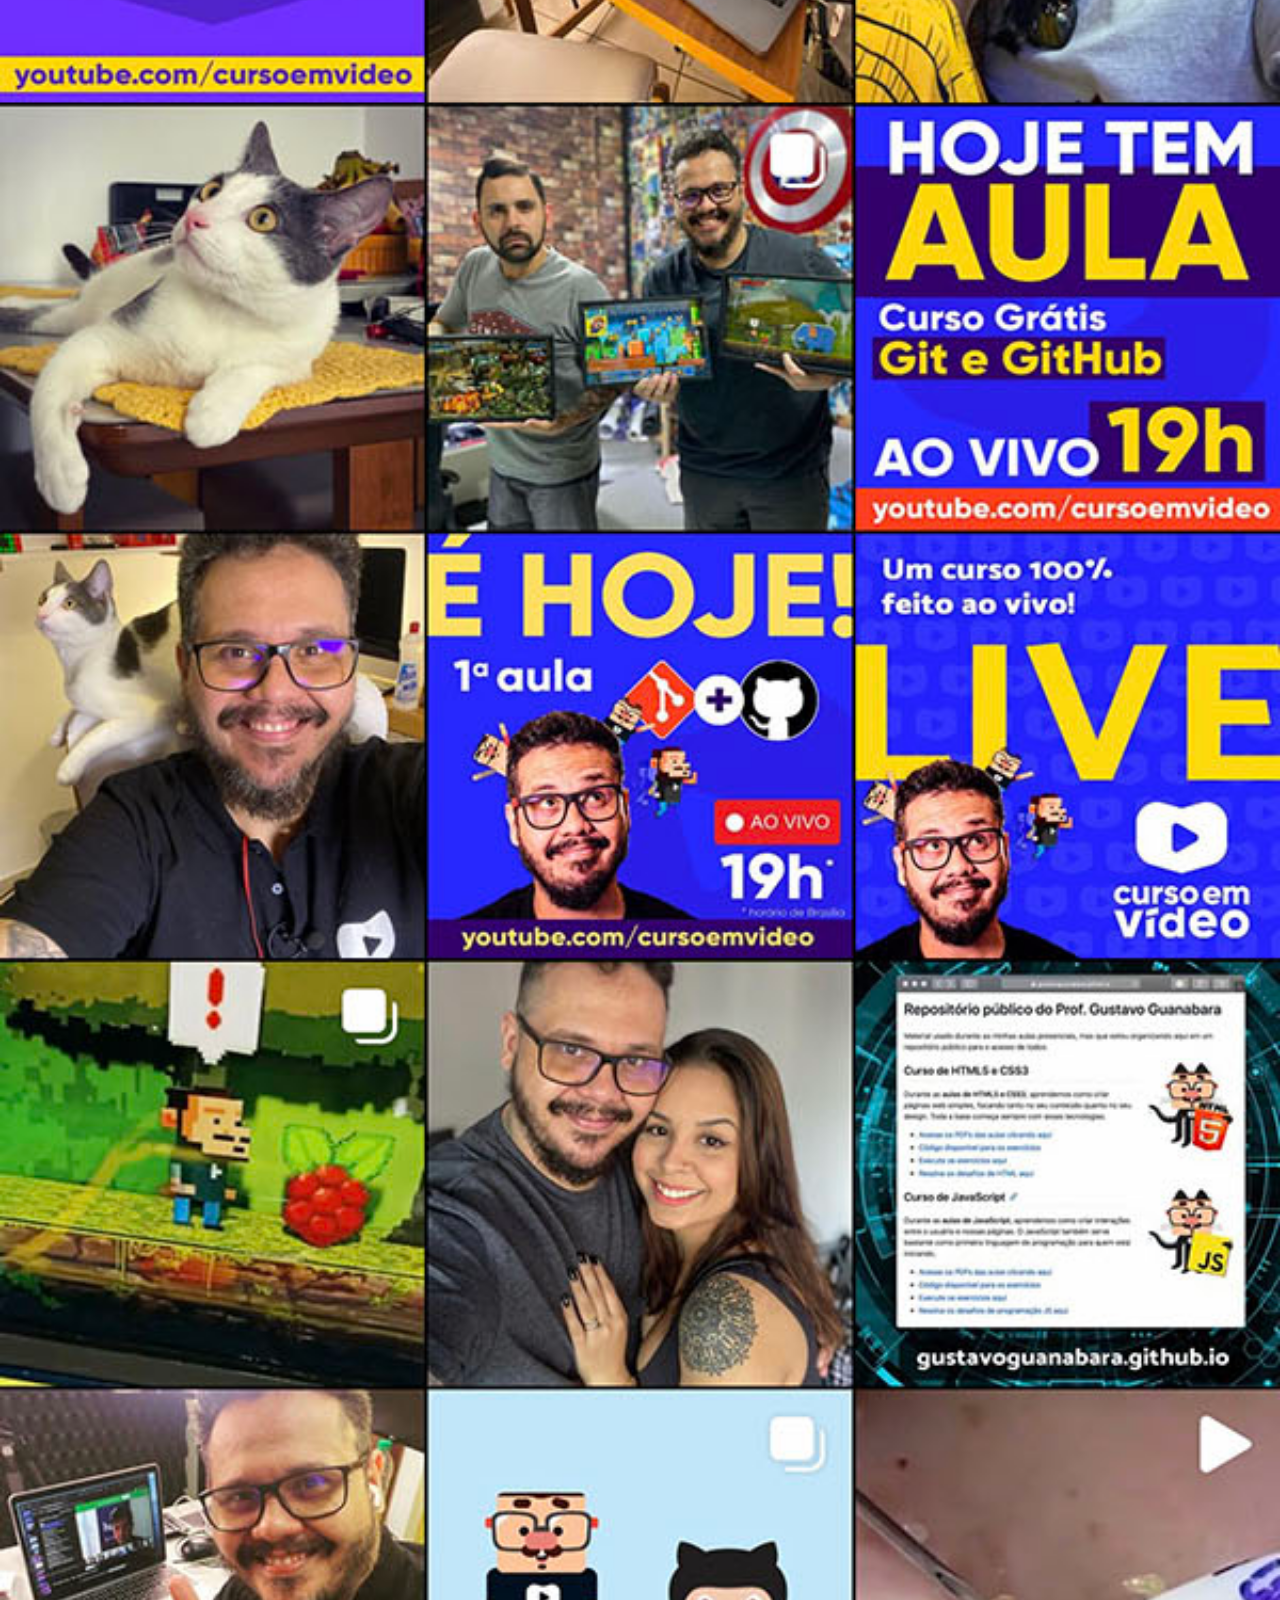
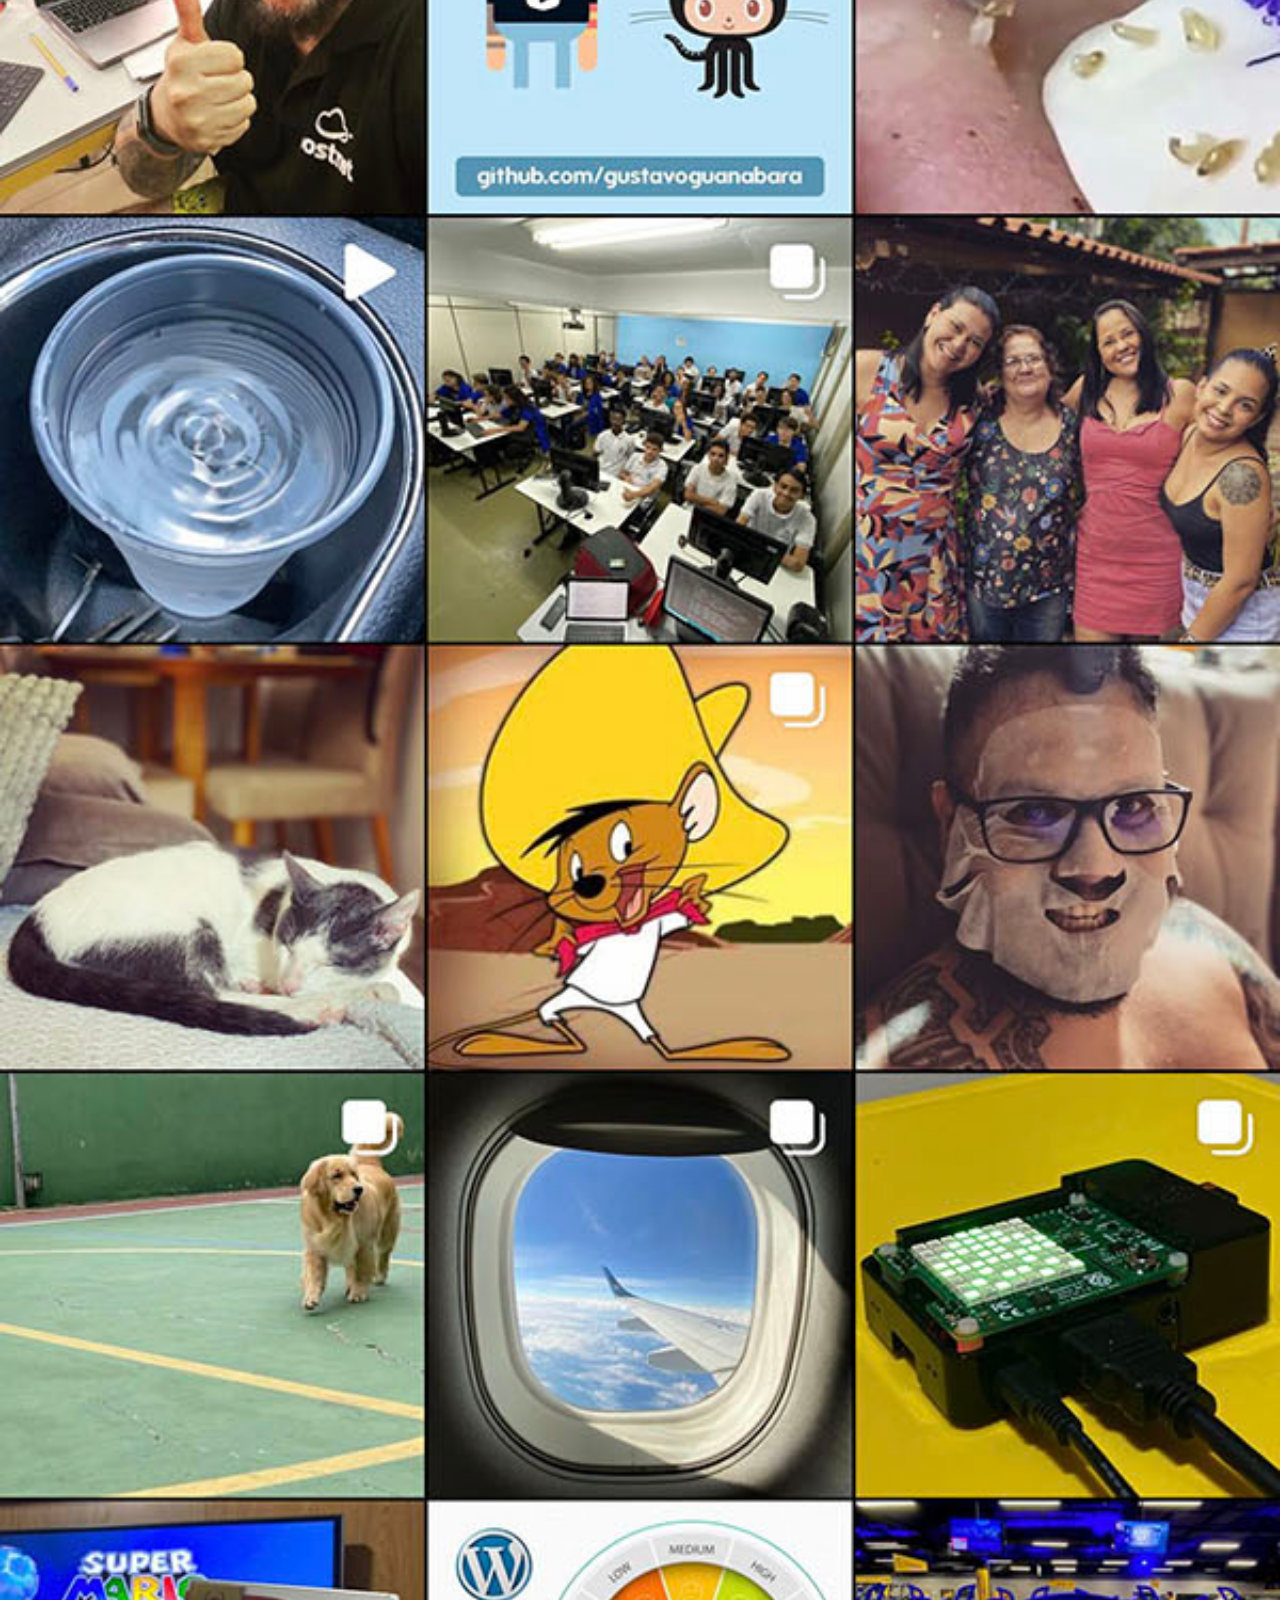
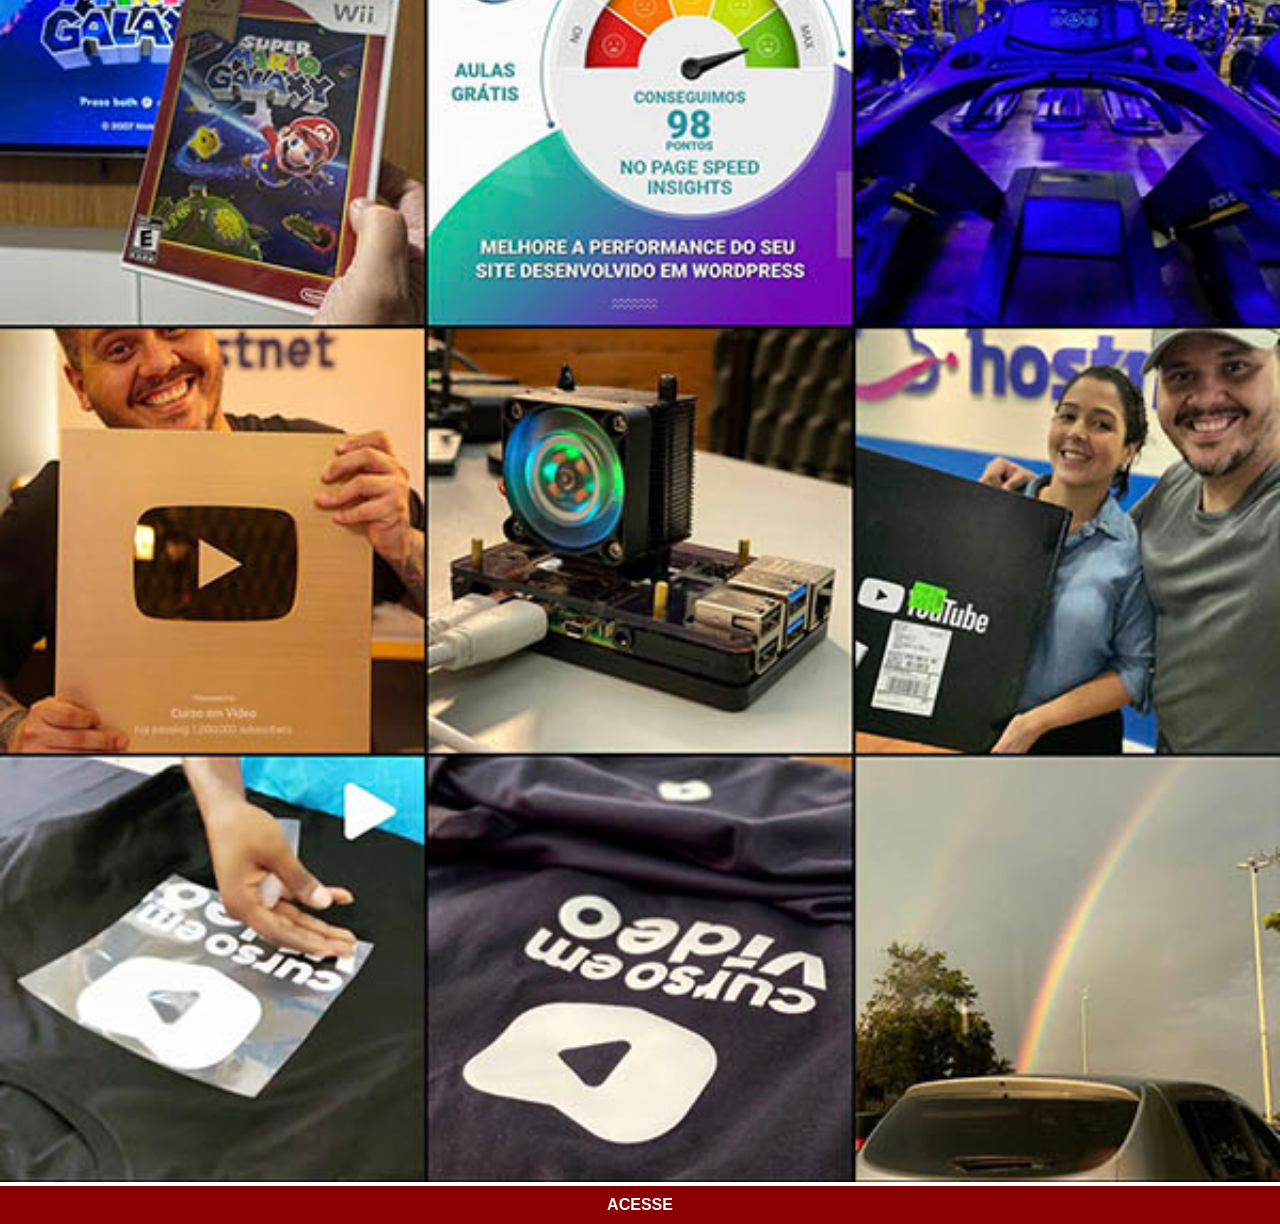
<file: instagram.html>
<!DOCTYPE html>
<html lang="pt-br">
<head>
    <meta charset="UTF-8">
    <meta name="viewport" content="width=device-width, initial-scale=1.0">
    <title>Document</title>
    <link rel="stylesheet" href="estilos/social.css">
</head>
<body>
    <img src="imagens/tela-instagram.jpg" alt="Instagram">
    <a href="https://www.instagram.com/gustavoguanabara/" target="_blank">ACESSE</a>
</body>
</html>
</file>
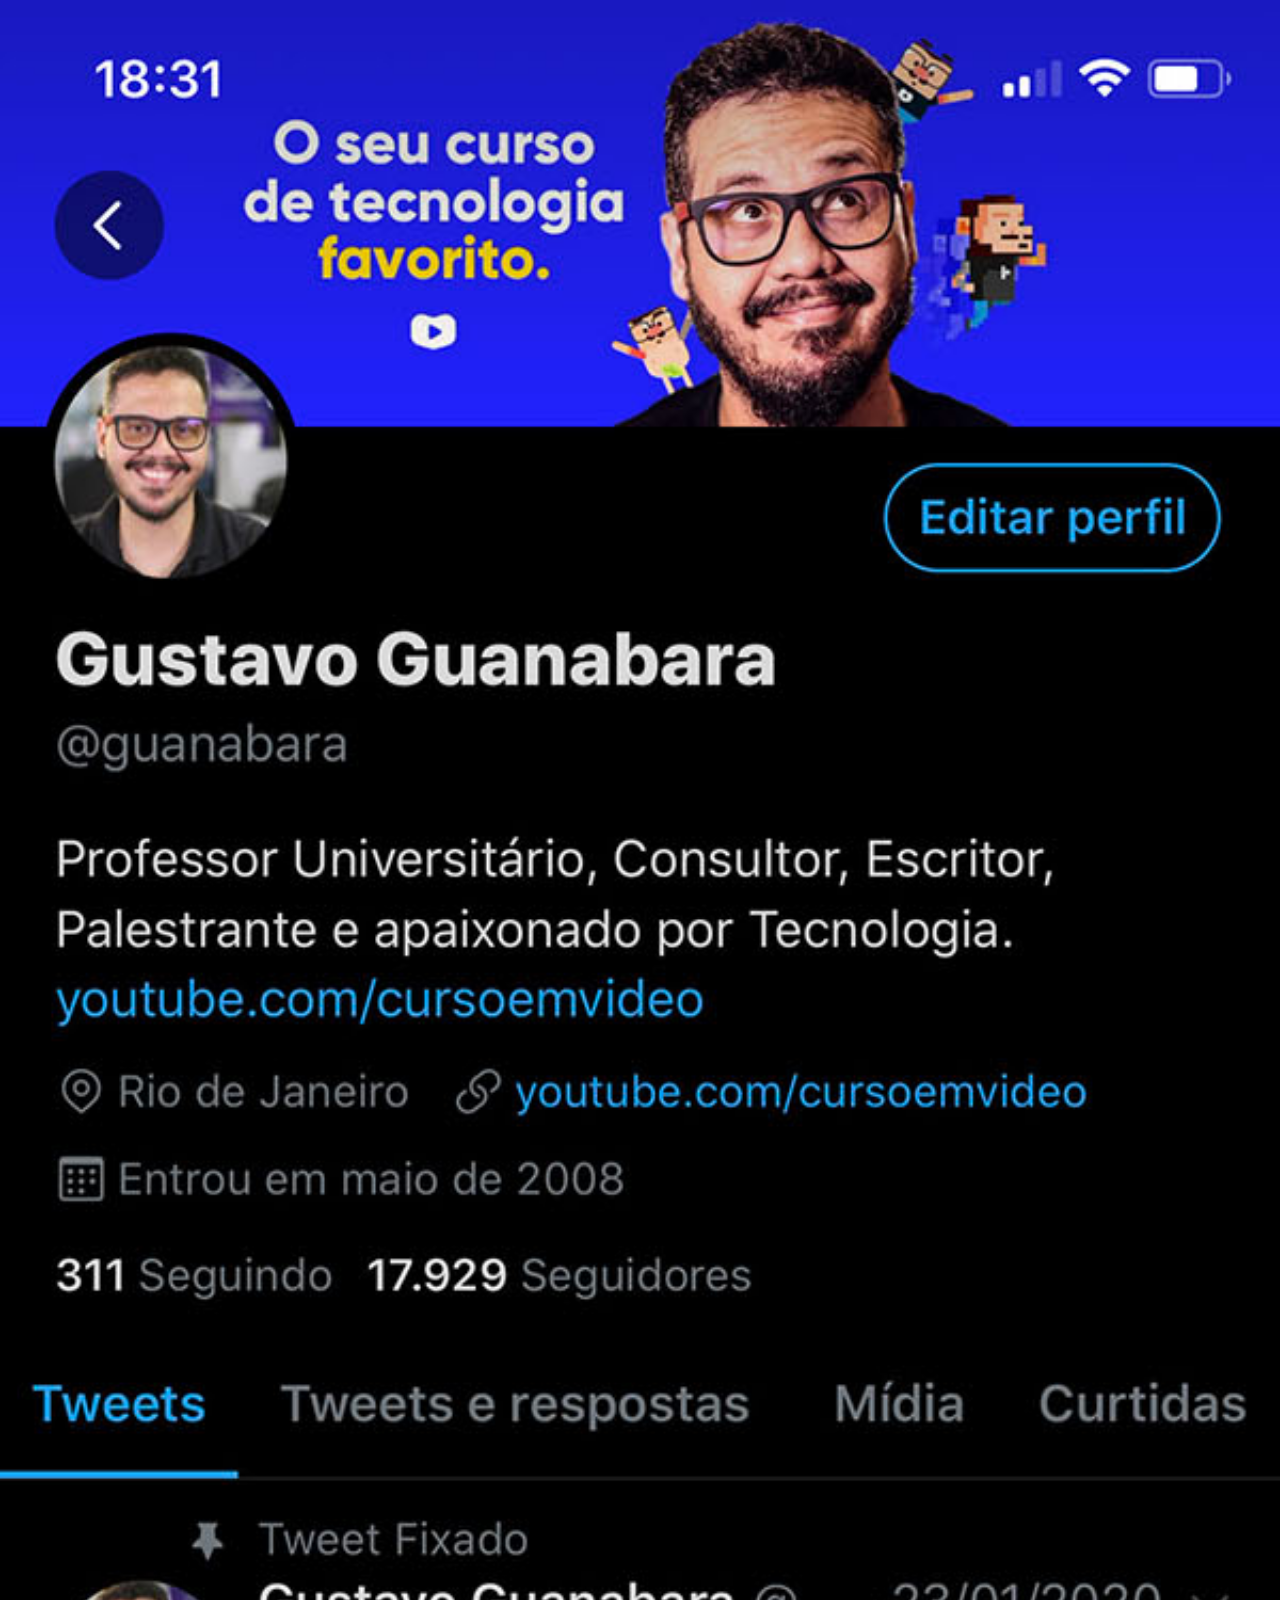
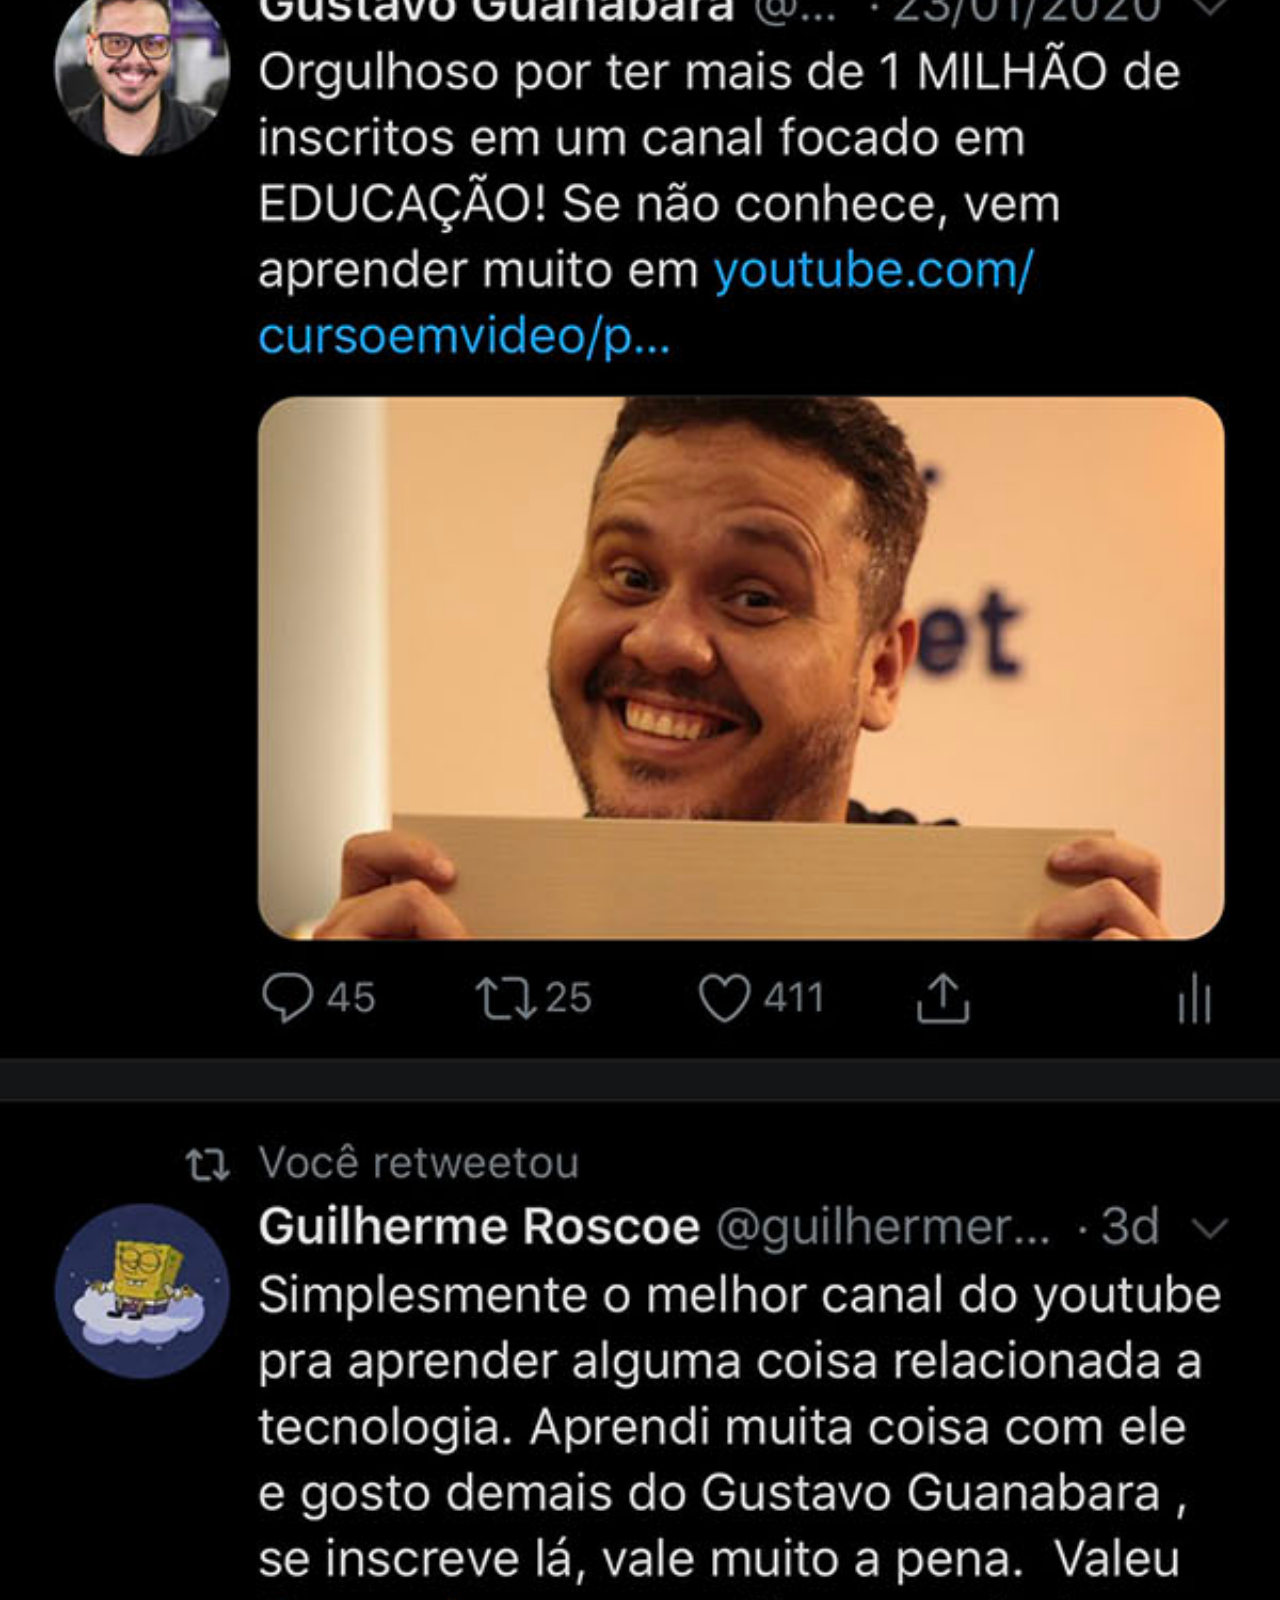
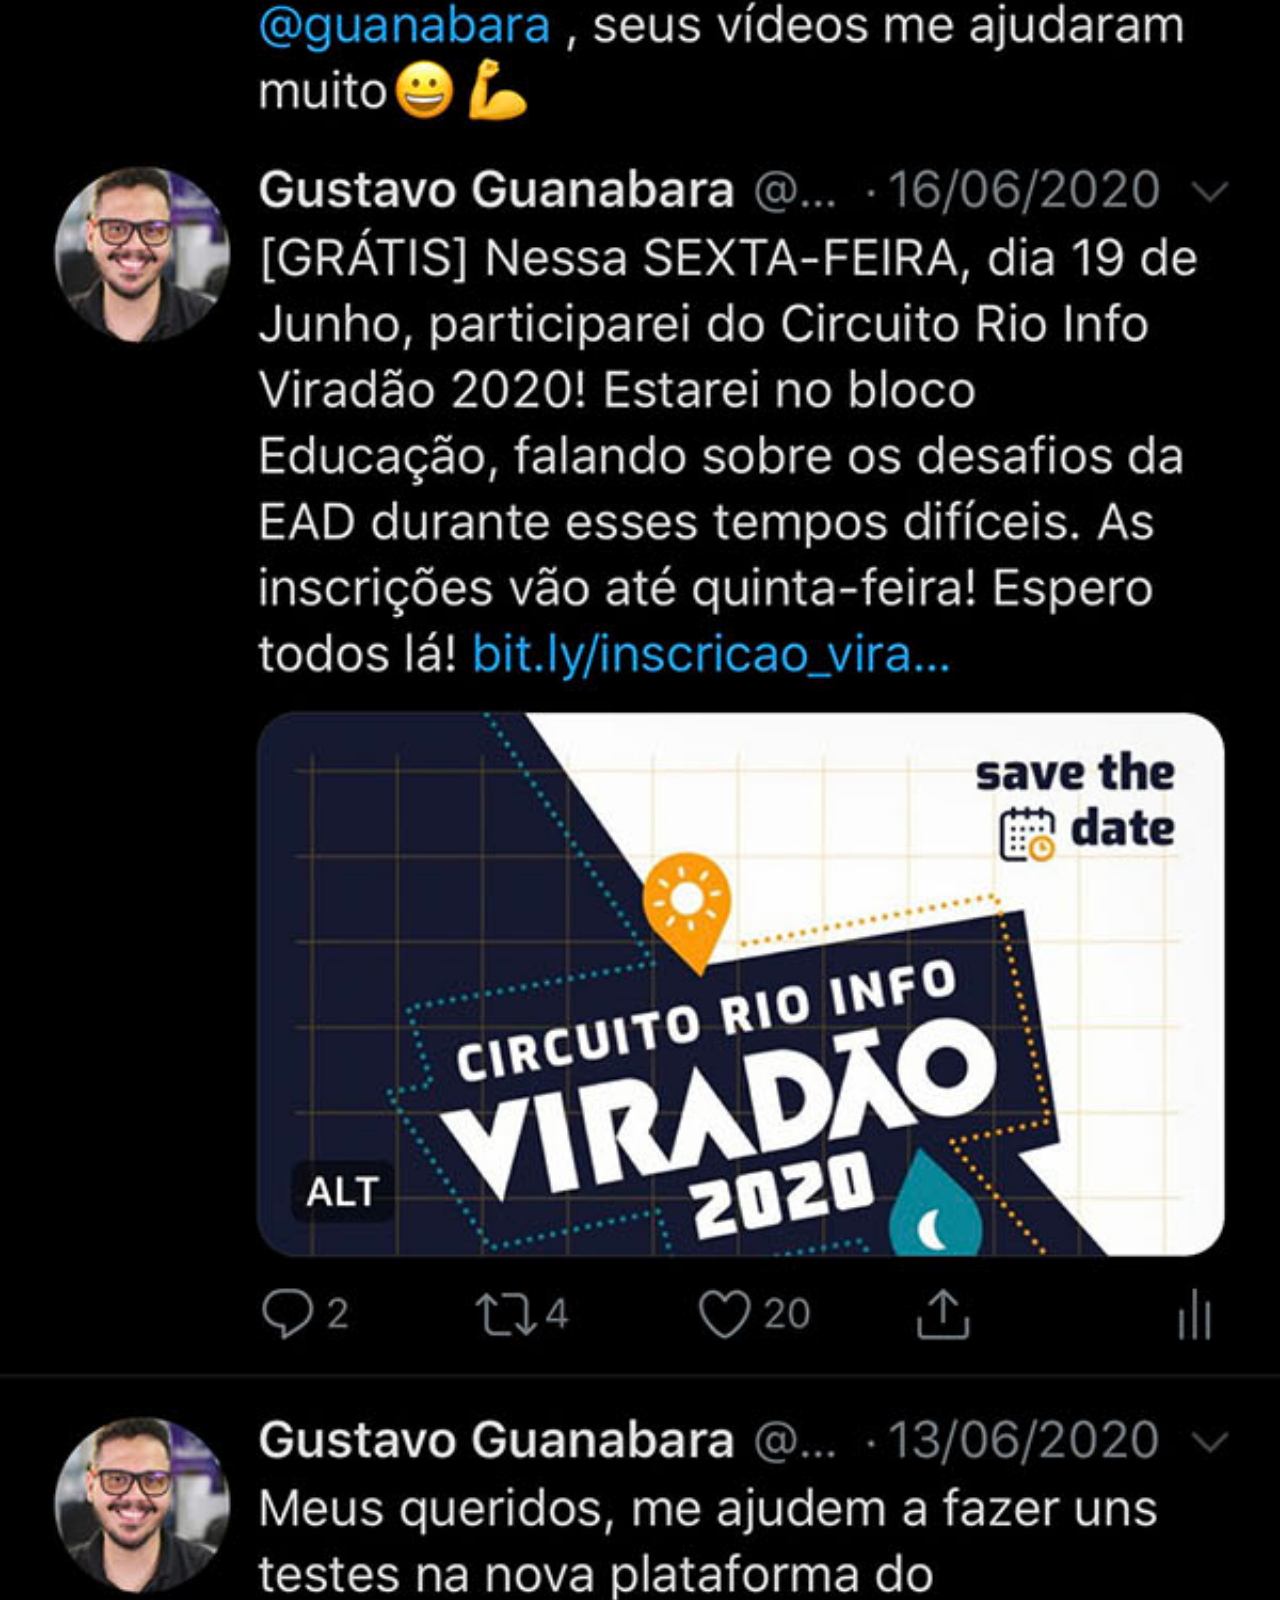
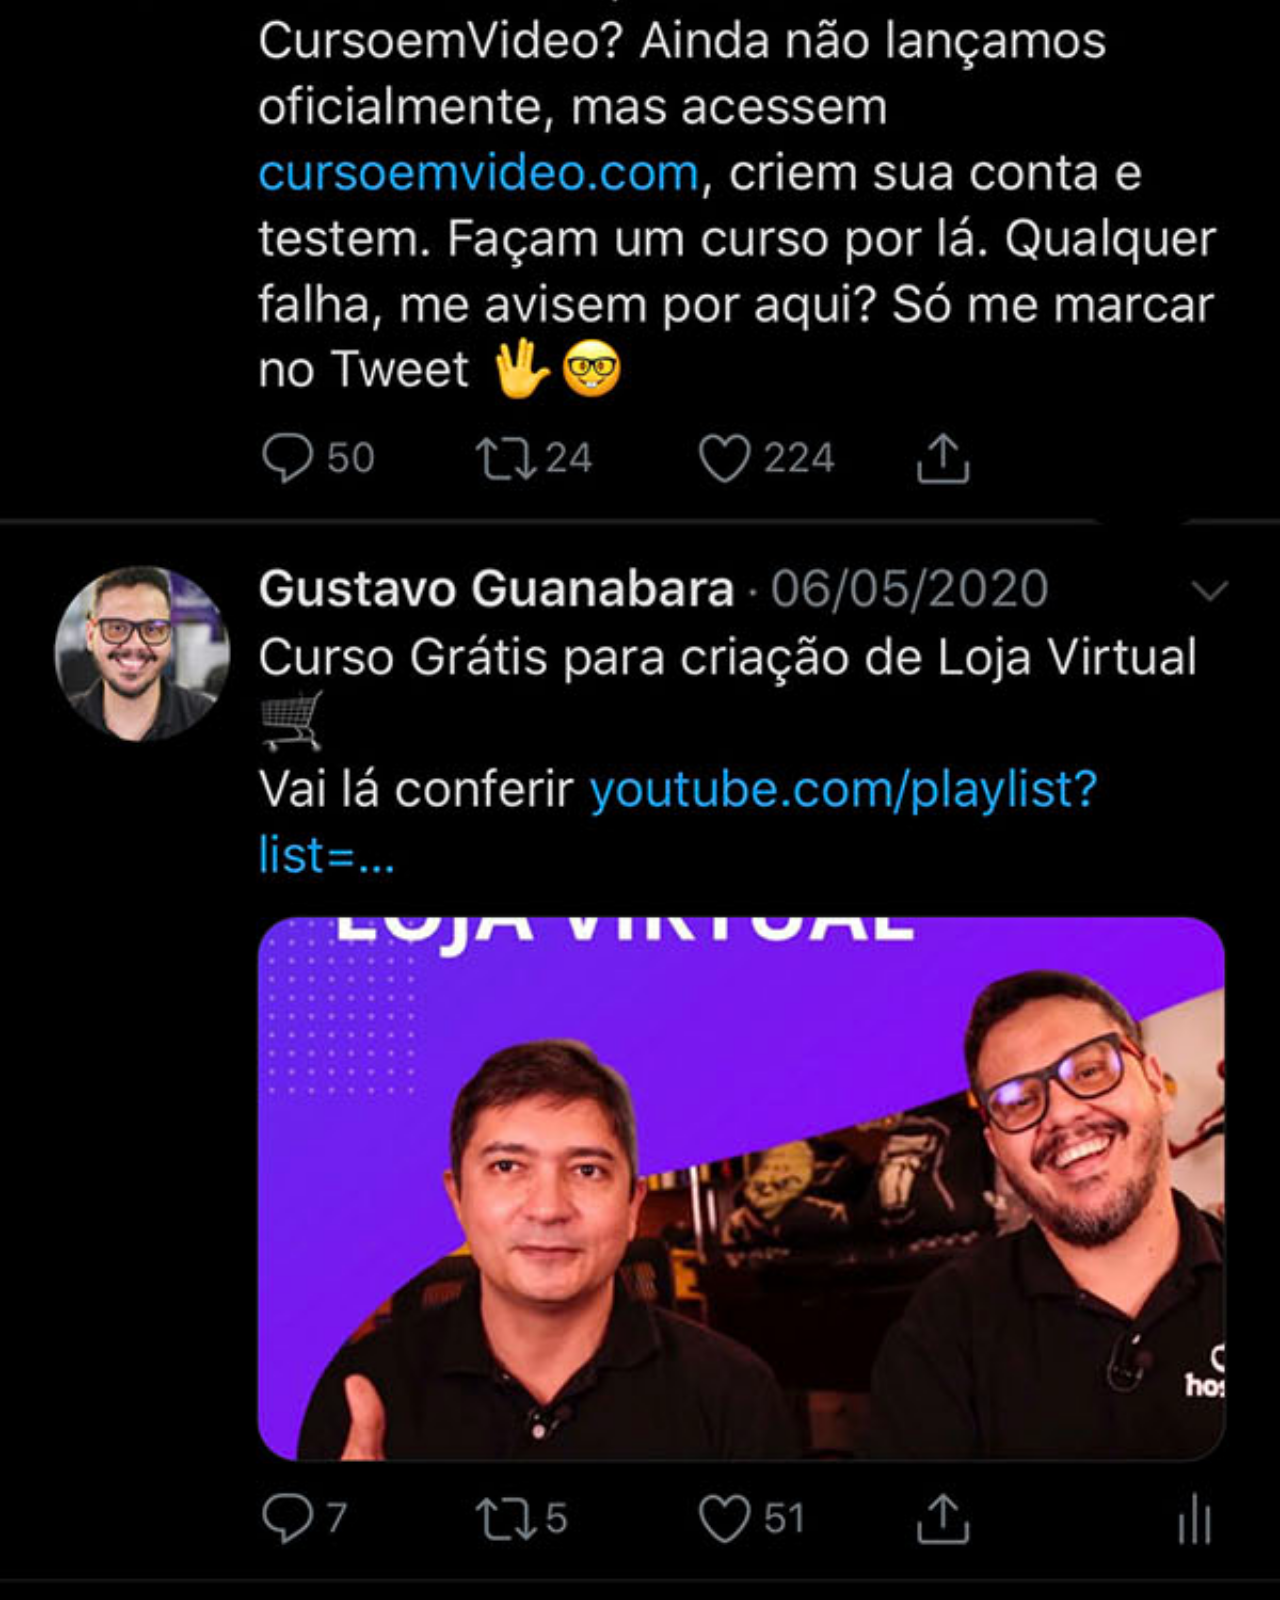
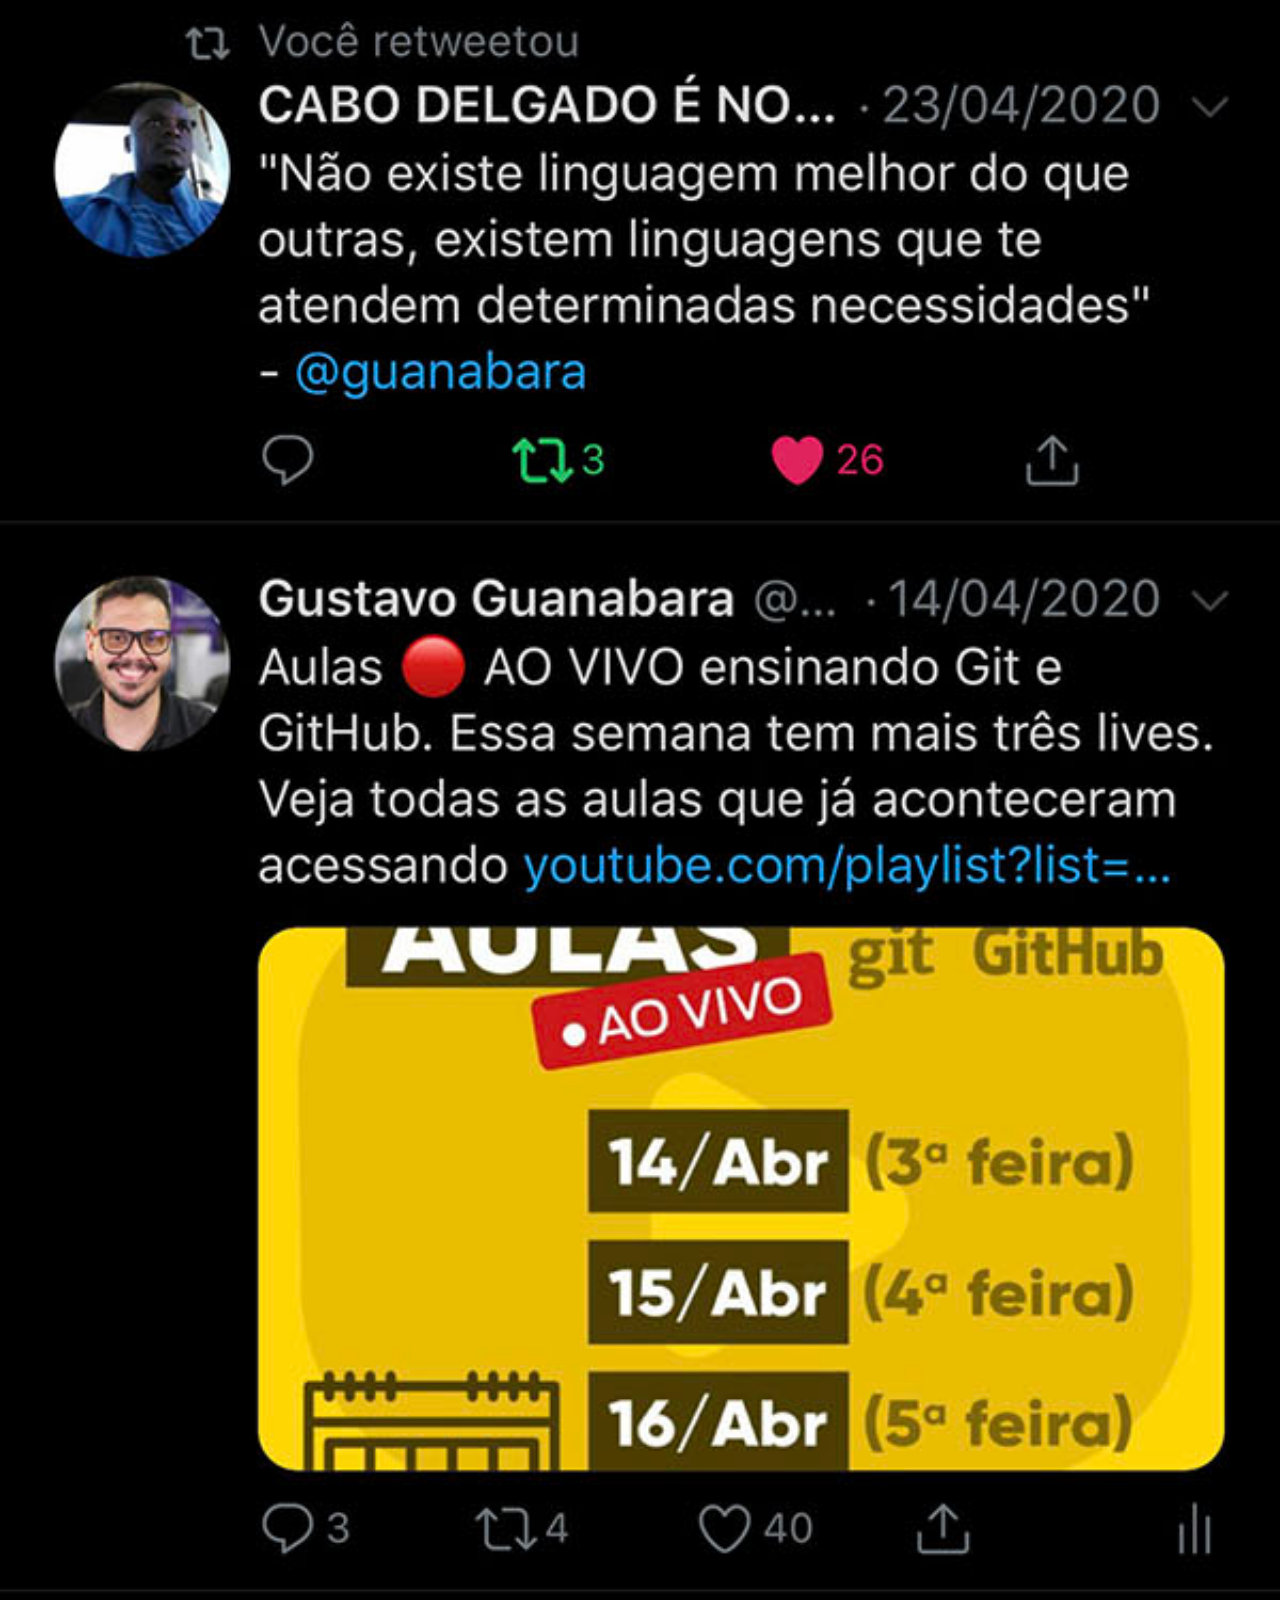
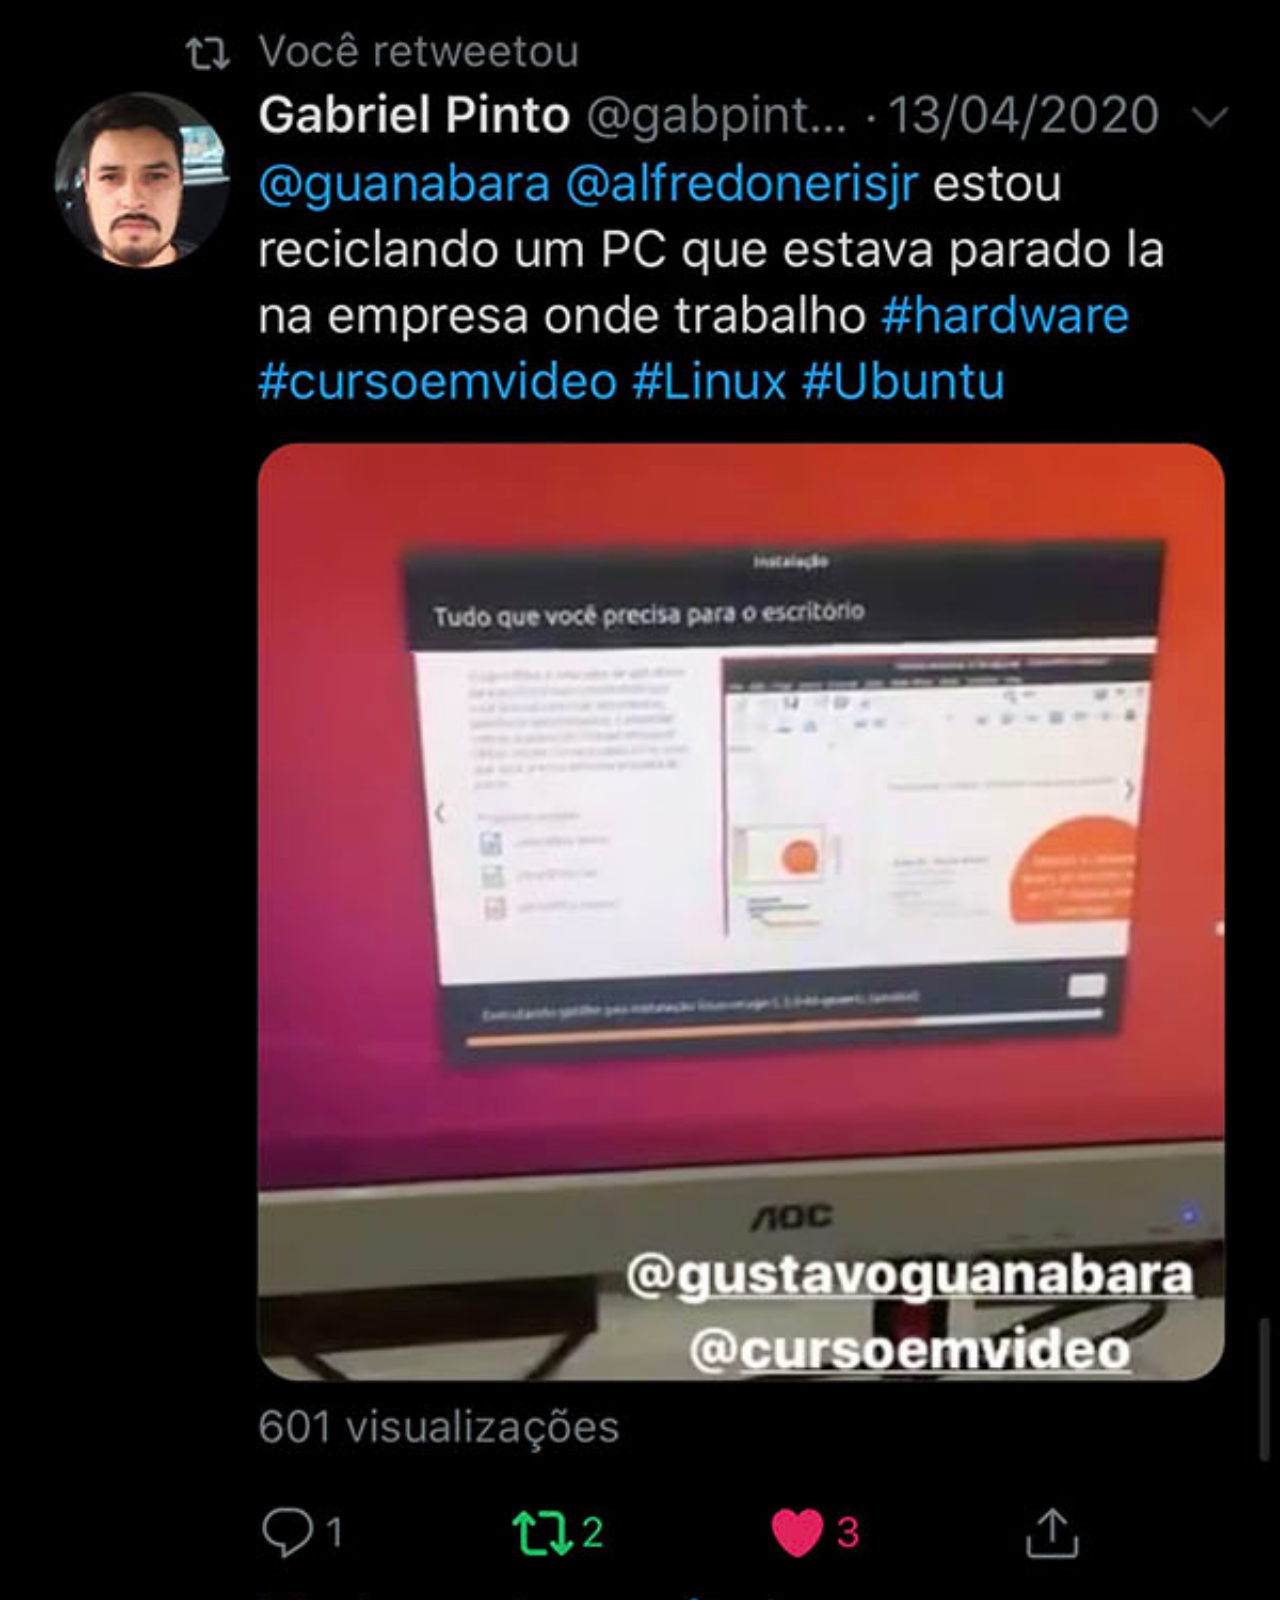
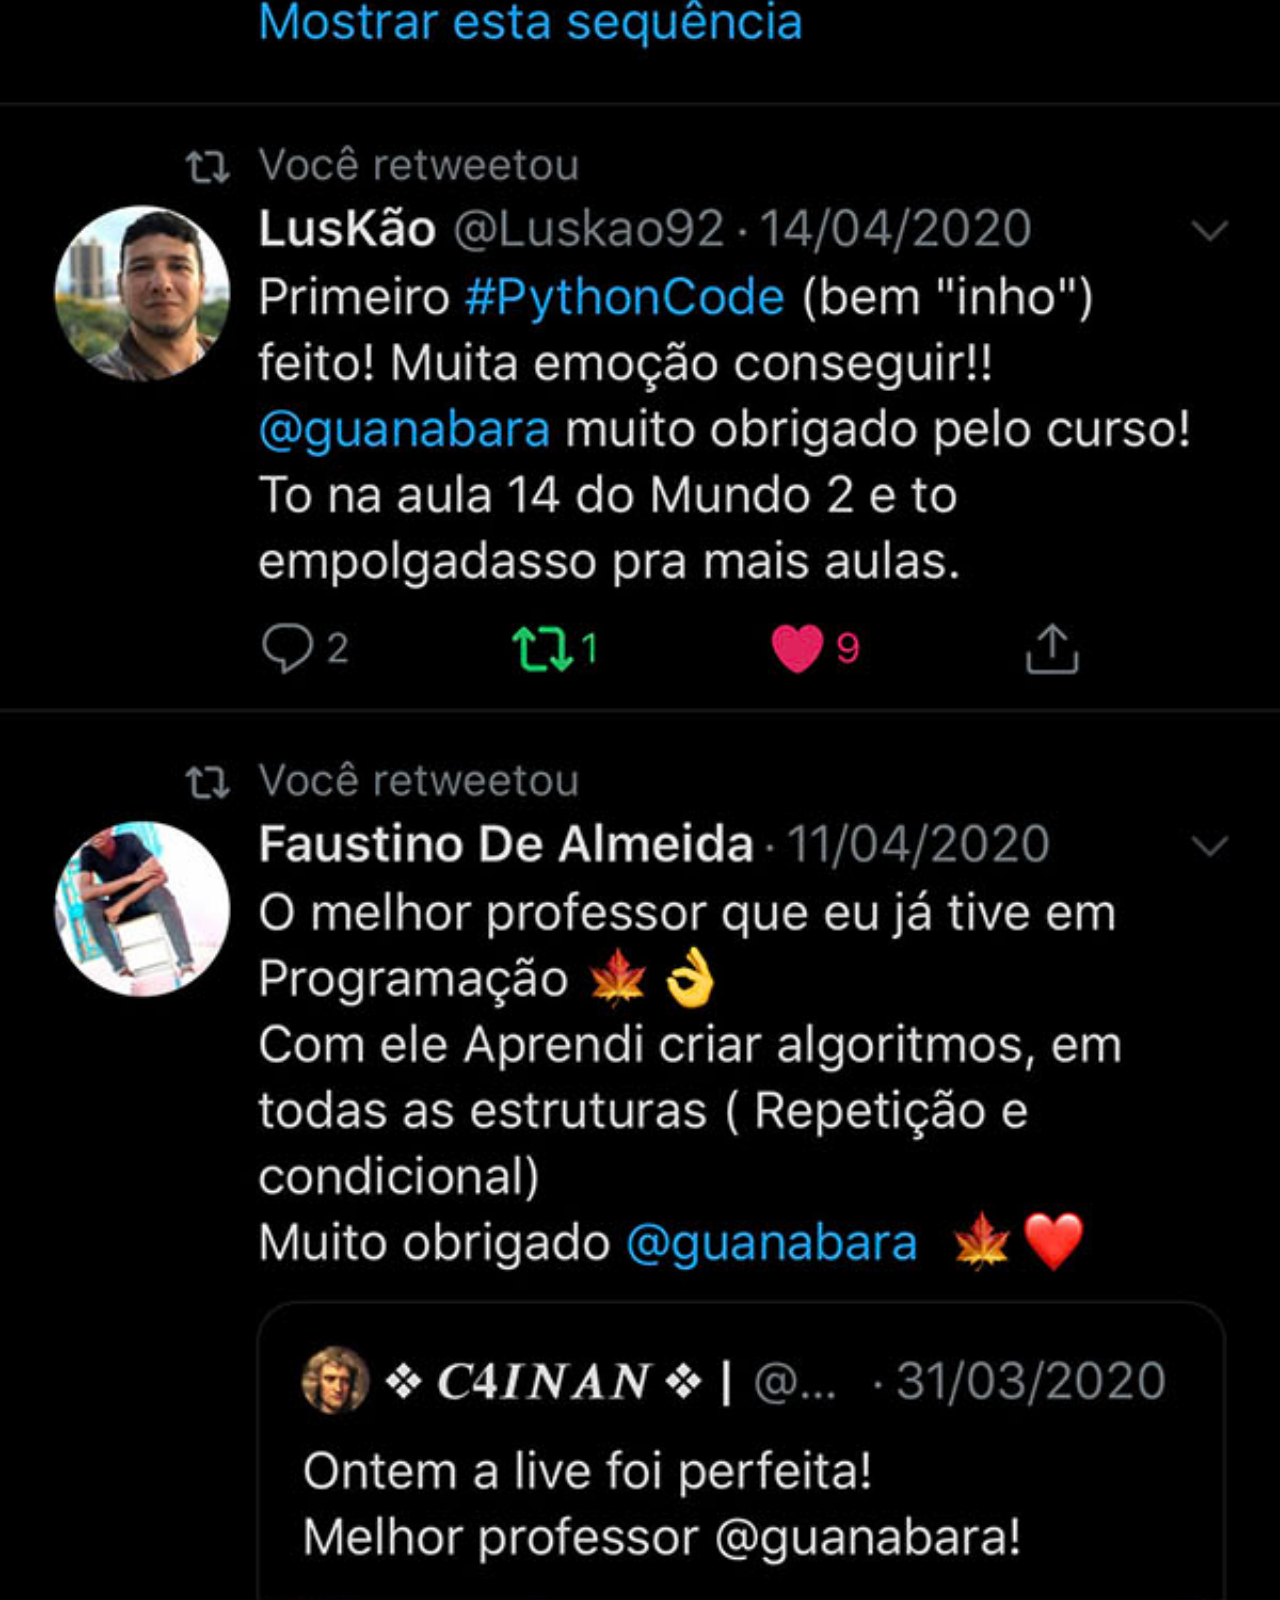
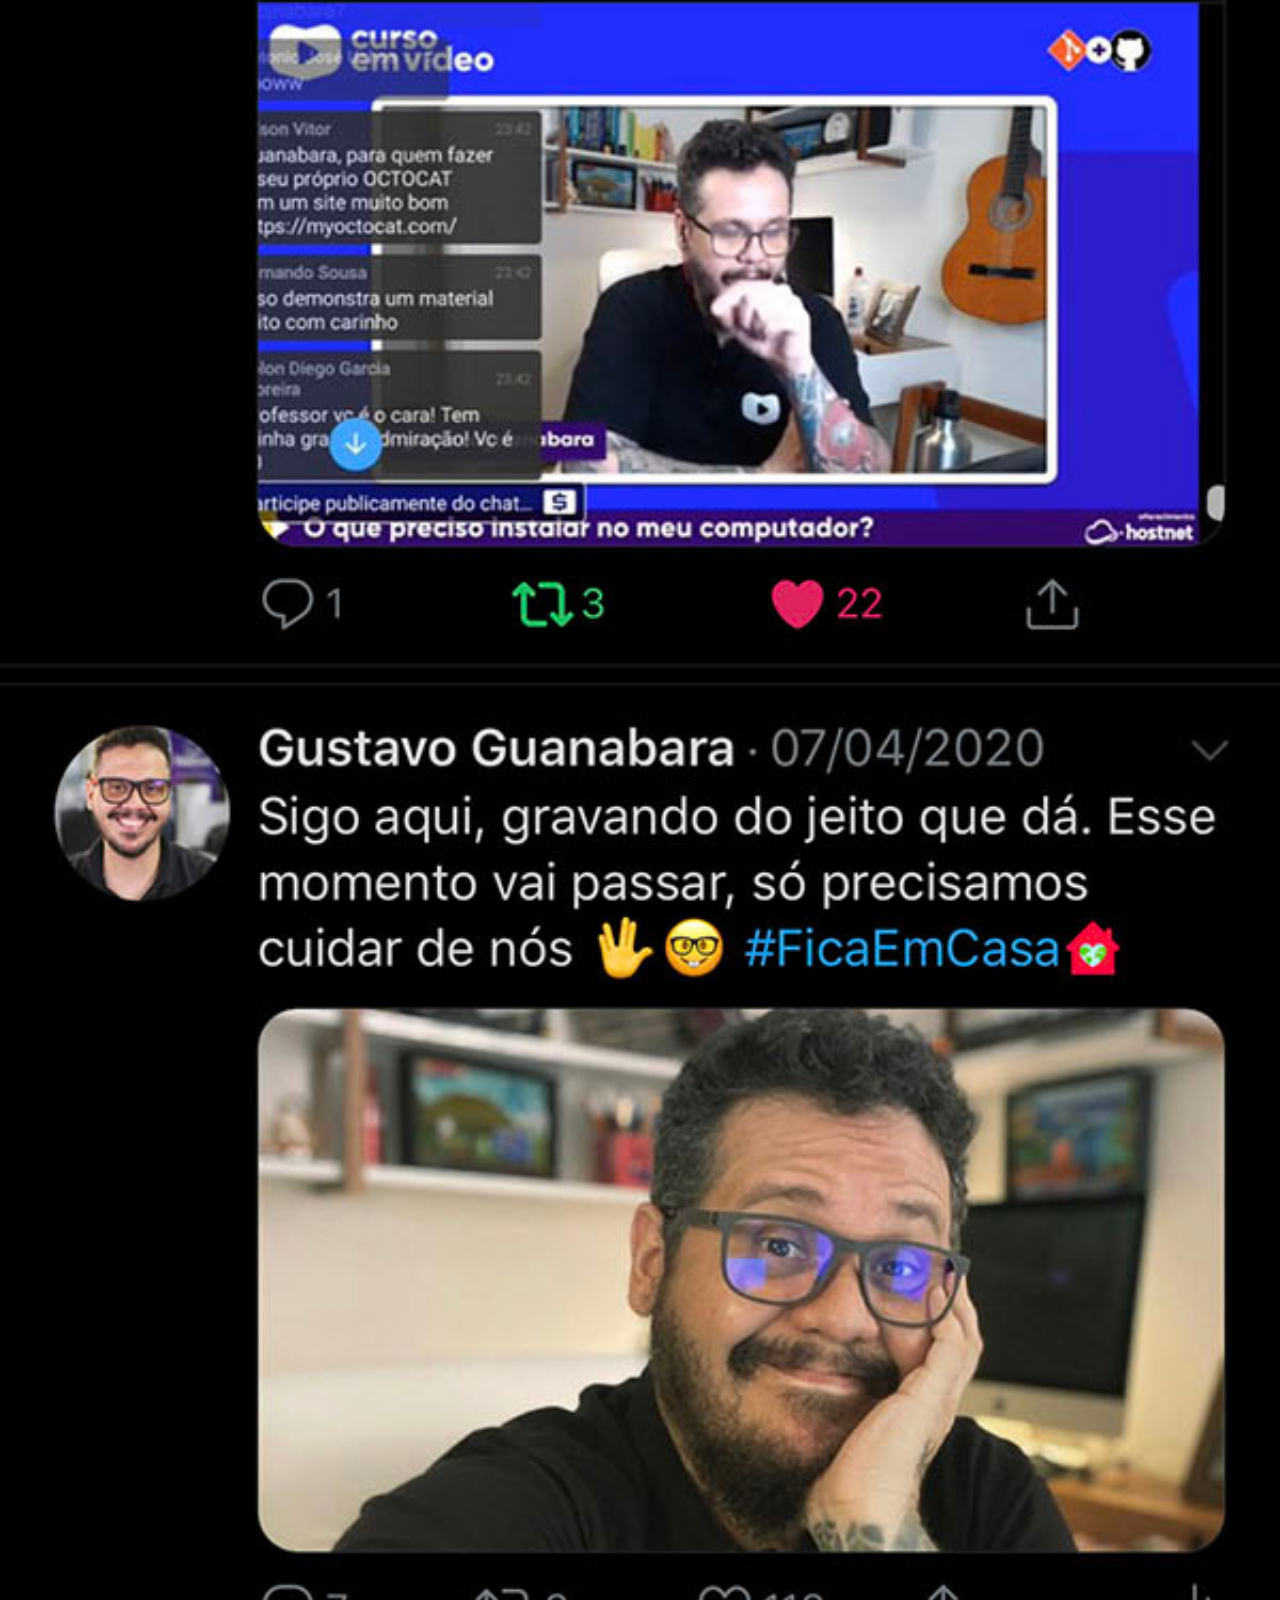
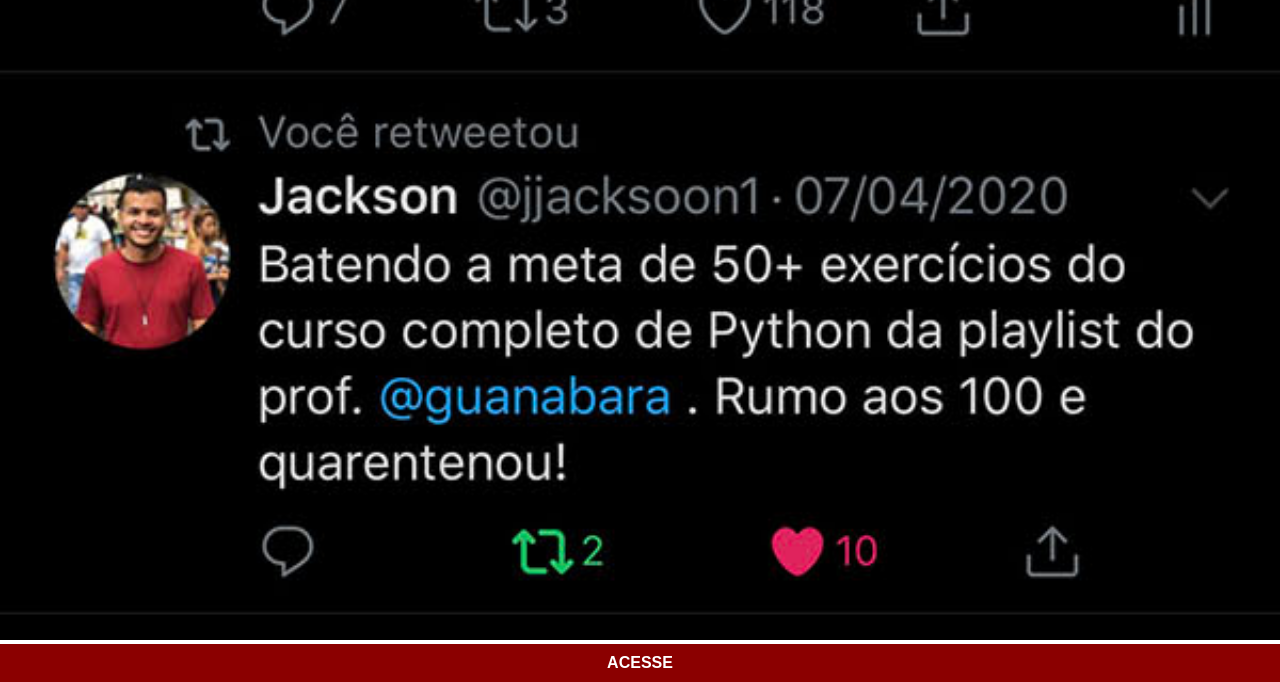
<file: twitter.html>
<!DOCTYPE html>
<html lang="pt-br">
<head>
    <meta charset="UTF-8">
    <meta name="viewport" content="width=device-width, initial-scale=1.0">
    <title>Document</title>
    <link rel="stylesheet" href="estilos/social.css">
</head>
<body>
    <img src="imagens/tela-twitter.jpg" alt="Twitter">
    <a href="https://x.com/guanabara" target="_blank">ACESSE</a>
</body>
</html>
</file>
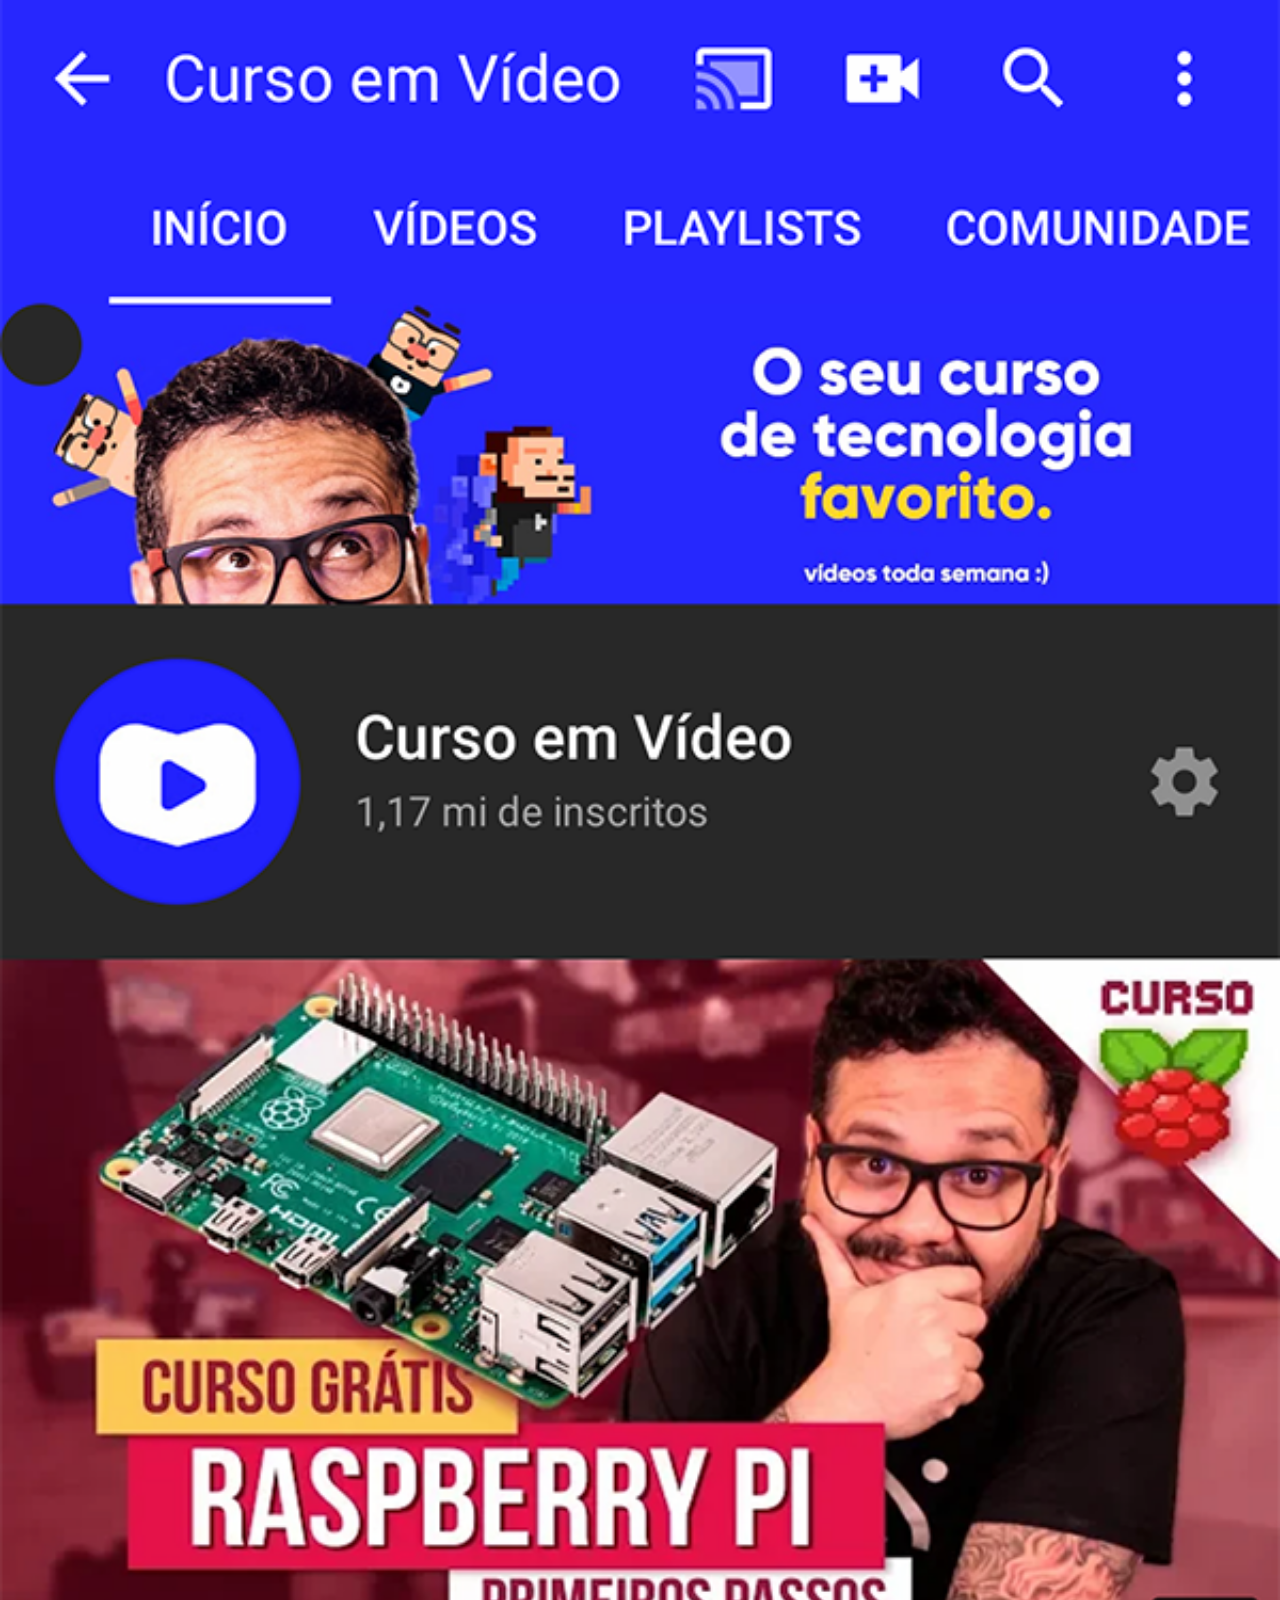
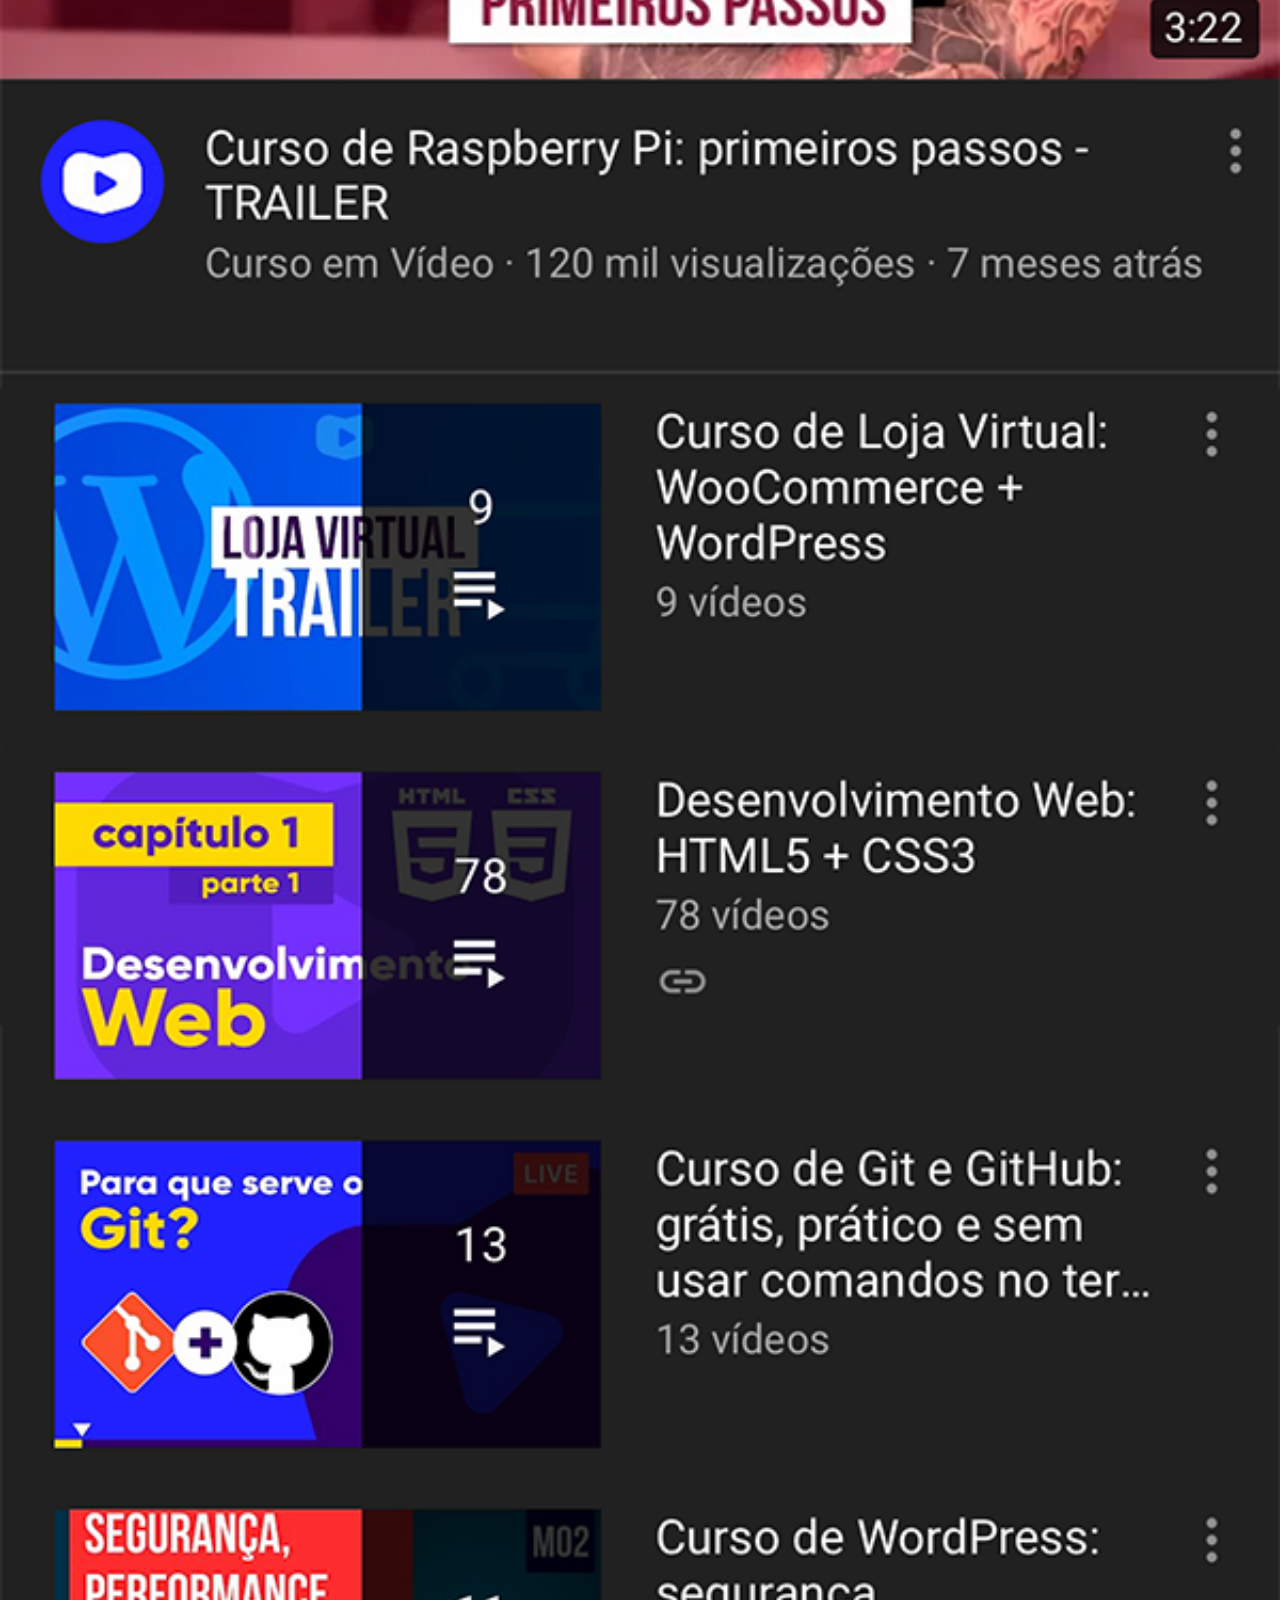
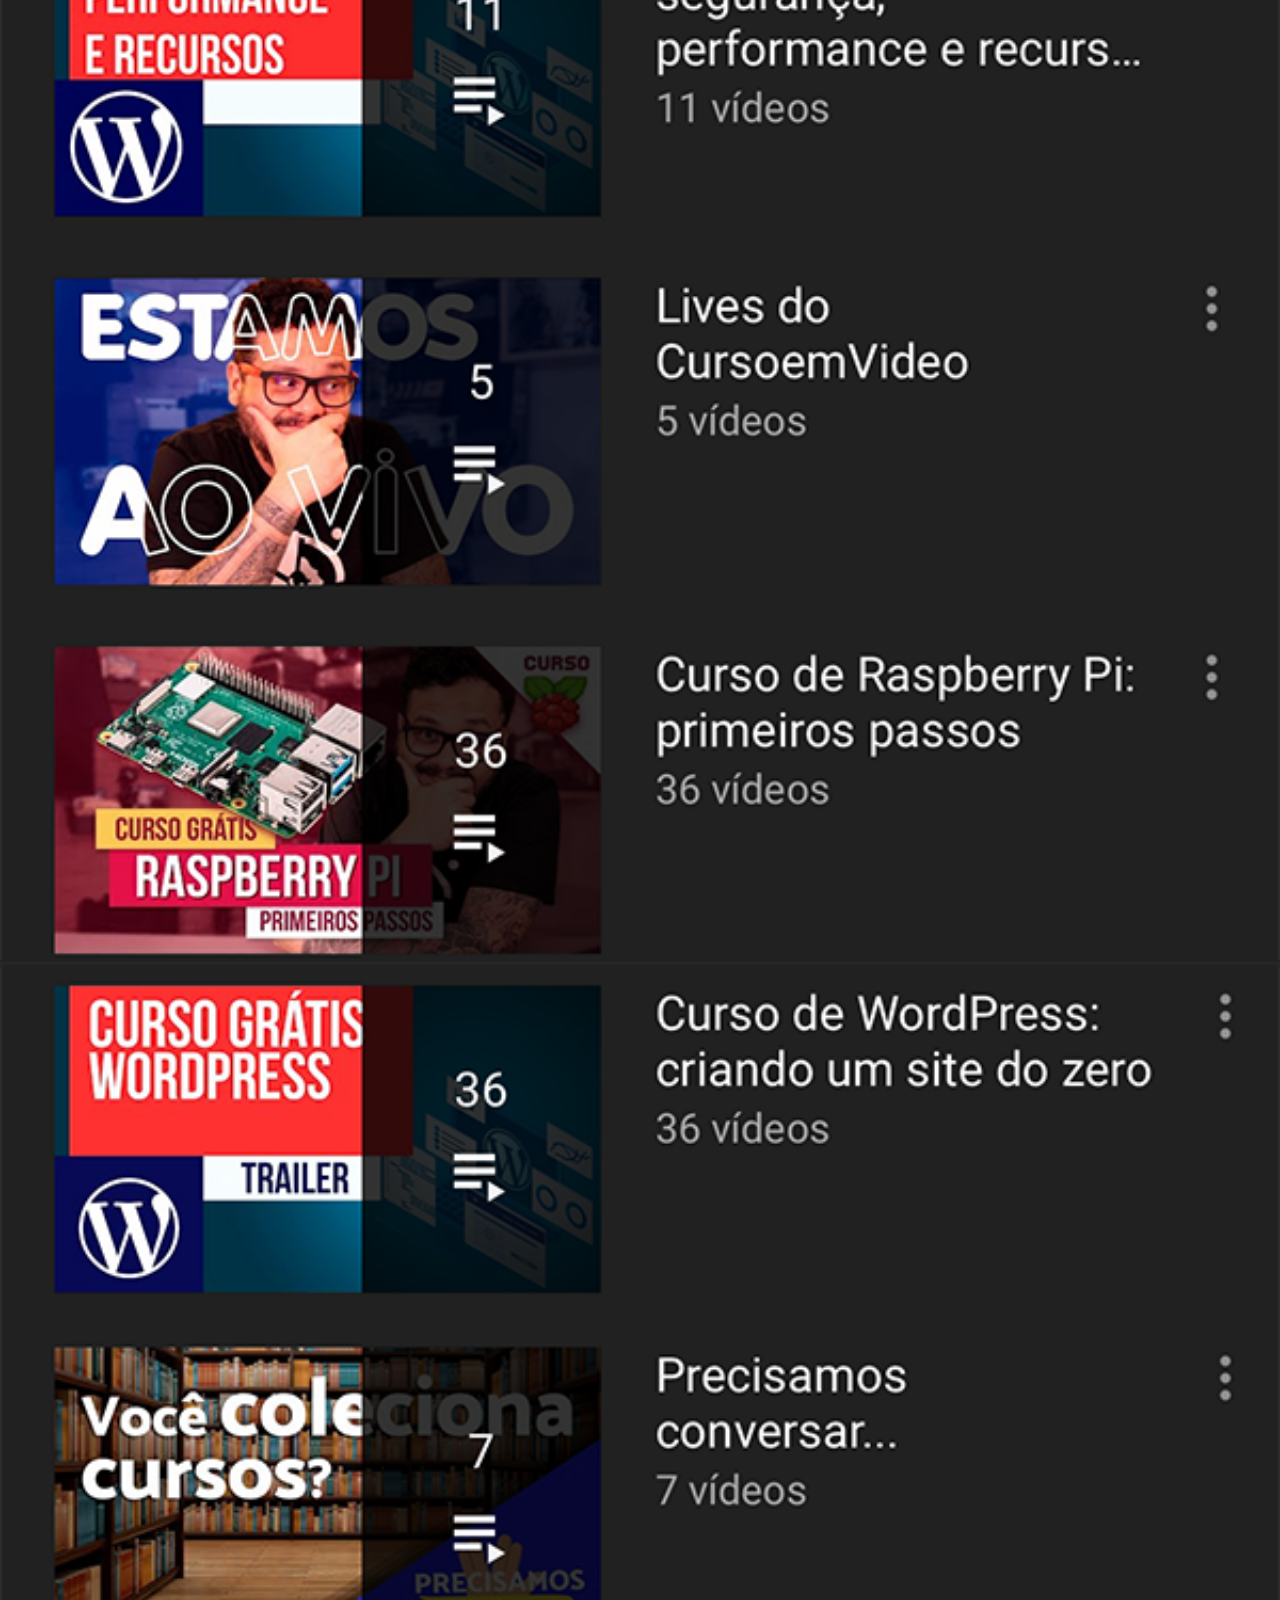
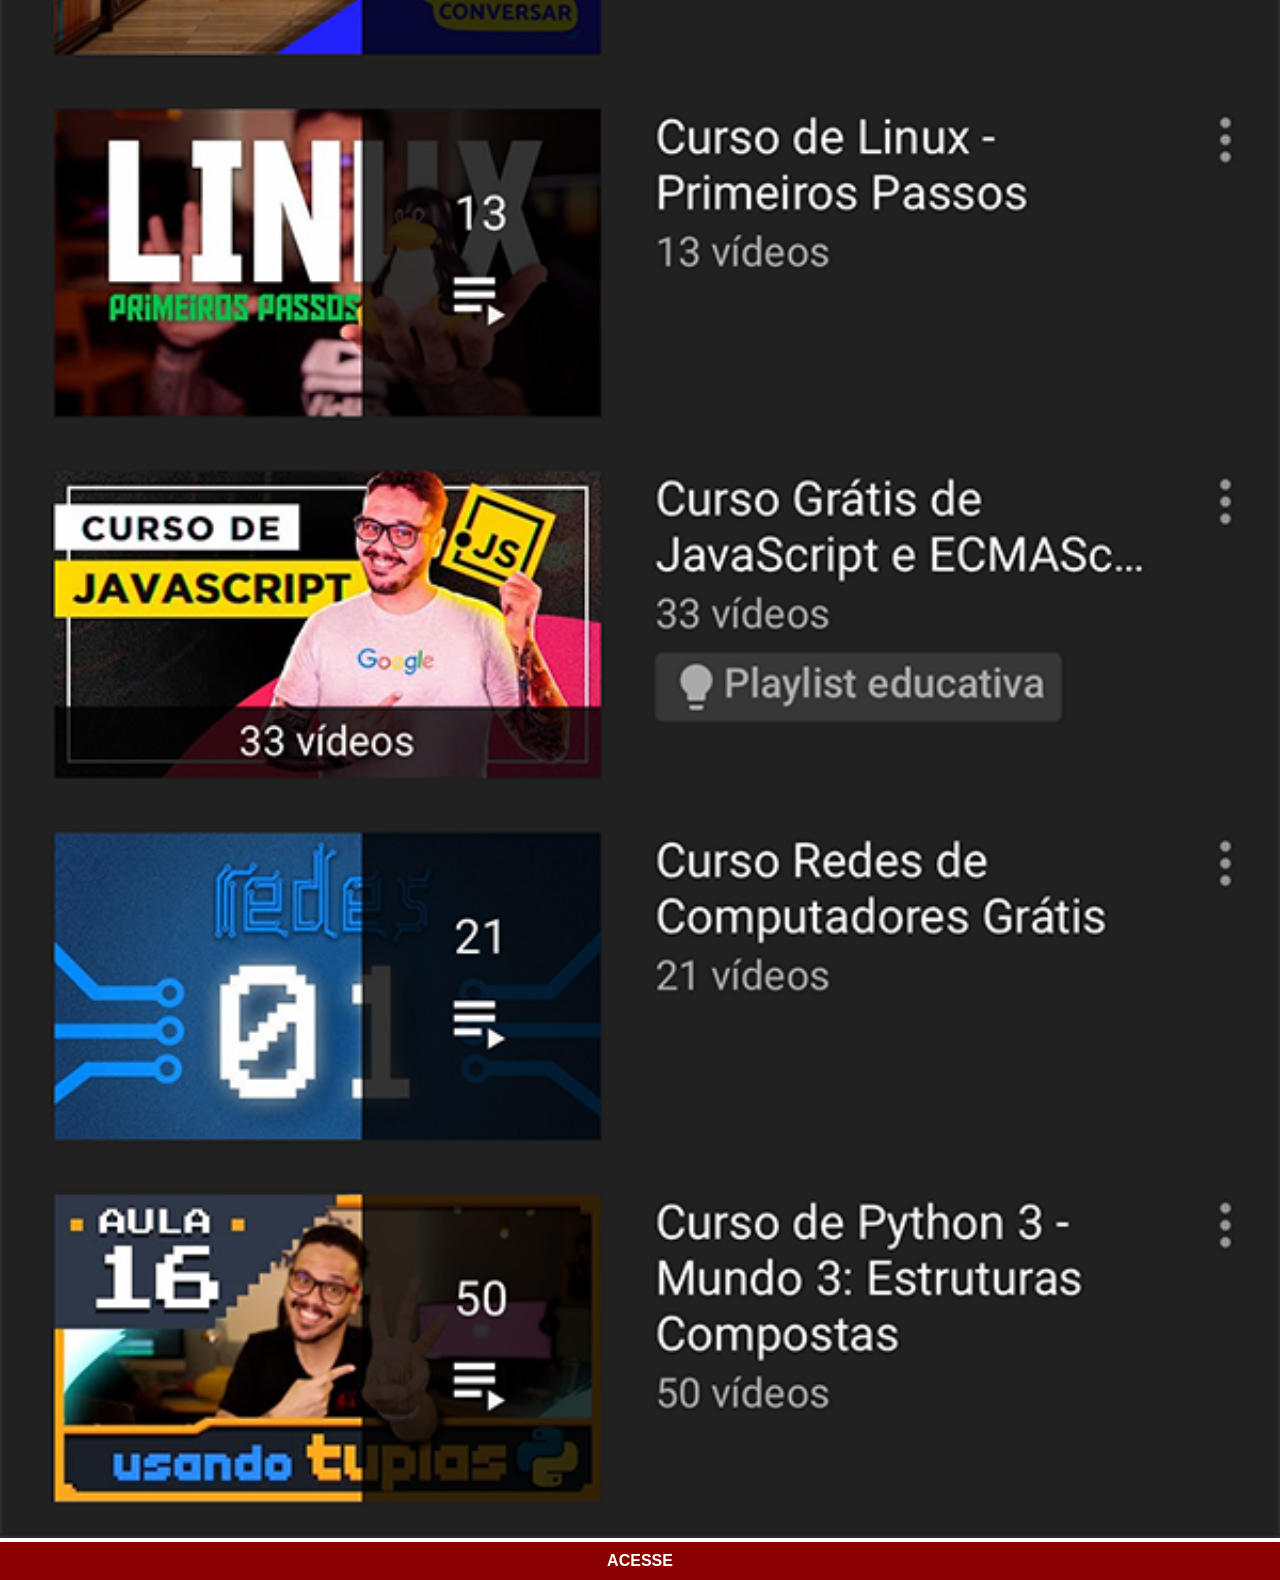
<file: youtube.html>
<!DOCTYPE html>
<html lang="pt-br">
<head>
    <meta charset="UTF-8">
    <meta name="viewport" content="width=device-width, initial-scale=1.0">
    <title>Document</title>
    <link rel="stylesheet" href="estilos/social.css">
</head>
<body>
    <img src="imagens/tela-youtube.png" alt="YouTube">
    <a href="https://youtu.be/P8LxrpNQrTU?si=PHU6xThJuWeLR2bq" target="_blank">ACESSE</a>
</body>
</html>
</file>
<file: estilos/estilos.css>
@charset "UTF-8";

*{
    margin: 0px;
    padding: 0px;
    font-family: Arial, Helvetica, sans-serif;
}

html, body{
    height: 100vh;
    width: 100vw;
    background-color: black;
}

main{
    height: 100vh;
    position: relative;
    background: url(../imagens/fundo-madeira.jpg) no-repeat top center;
    background-size: cover;
    background-attachment: fixed;
}

section#telefone{
    position: absolute;
    top: 50%;
    left: 50%;
    transform: translate(-50%, -50% );
    width: 310px;
    height: 627px;
    background: url(../imagens/frame-iphone.png) no-repeat fixed;
}

iframe#tela{
    position: relative;
    top: 80px;
    left: 21px;
    width: 270px;
    height: 470px;
}

section#redes-sociais{
    padding: 10px;
}

section#redes-sociais > a >img{
    width: 45px;
    margin: 10px;
    border-radius: 50%;
    box-shadow: 2px 2px 5px rgba(0, 0, 0, 0.400);
    box-sizing: border-box;
}

section#redes-sociais img:hover{
    border: 2px solid rgba(255, 255, 255, 0.636);
    transform:  translate(-3px, -3px);
    box-shadow: 5px 5px 10px rgba(0, 0, 0, 0.500);
    transition: transform 0.5s border 1s;
}

@media screen and (max-width: 768px) {
    section#telefone{
        left:60%;
    }    
}
</file>
<file: estilos/social.css>
@charset "UTF-8";

 *{
        padding: 0px;
        margin: 0px;
        font-family: Arial, Helvetica, sans-serif;
    }

    ::-webkit-scrollbar{
        width: 0px;
        height: 0px;
    }

    img{
        width: 100vw;
    }

    a{
        display: block;
        color: white;
        background-color: darkred;
        font-weight: bolder;
        text-align: center;
        padding: 10px;
        text-decoration: none;
    }
</file>
